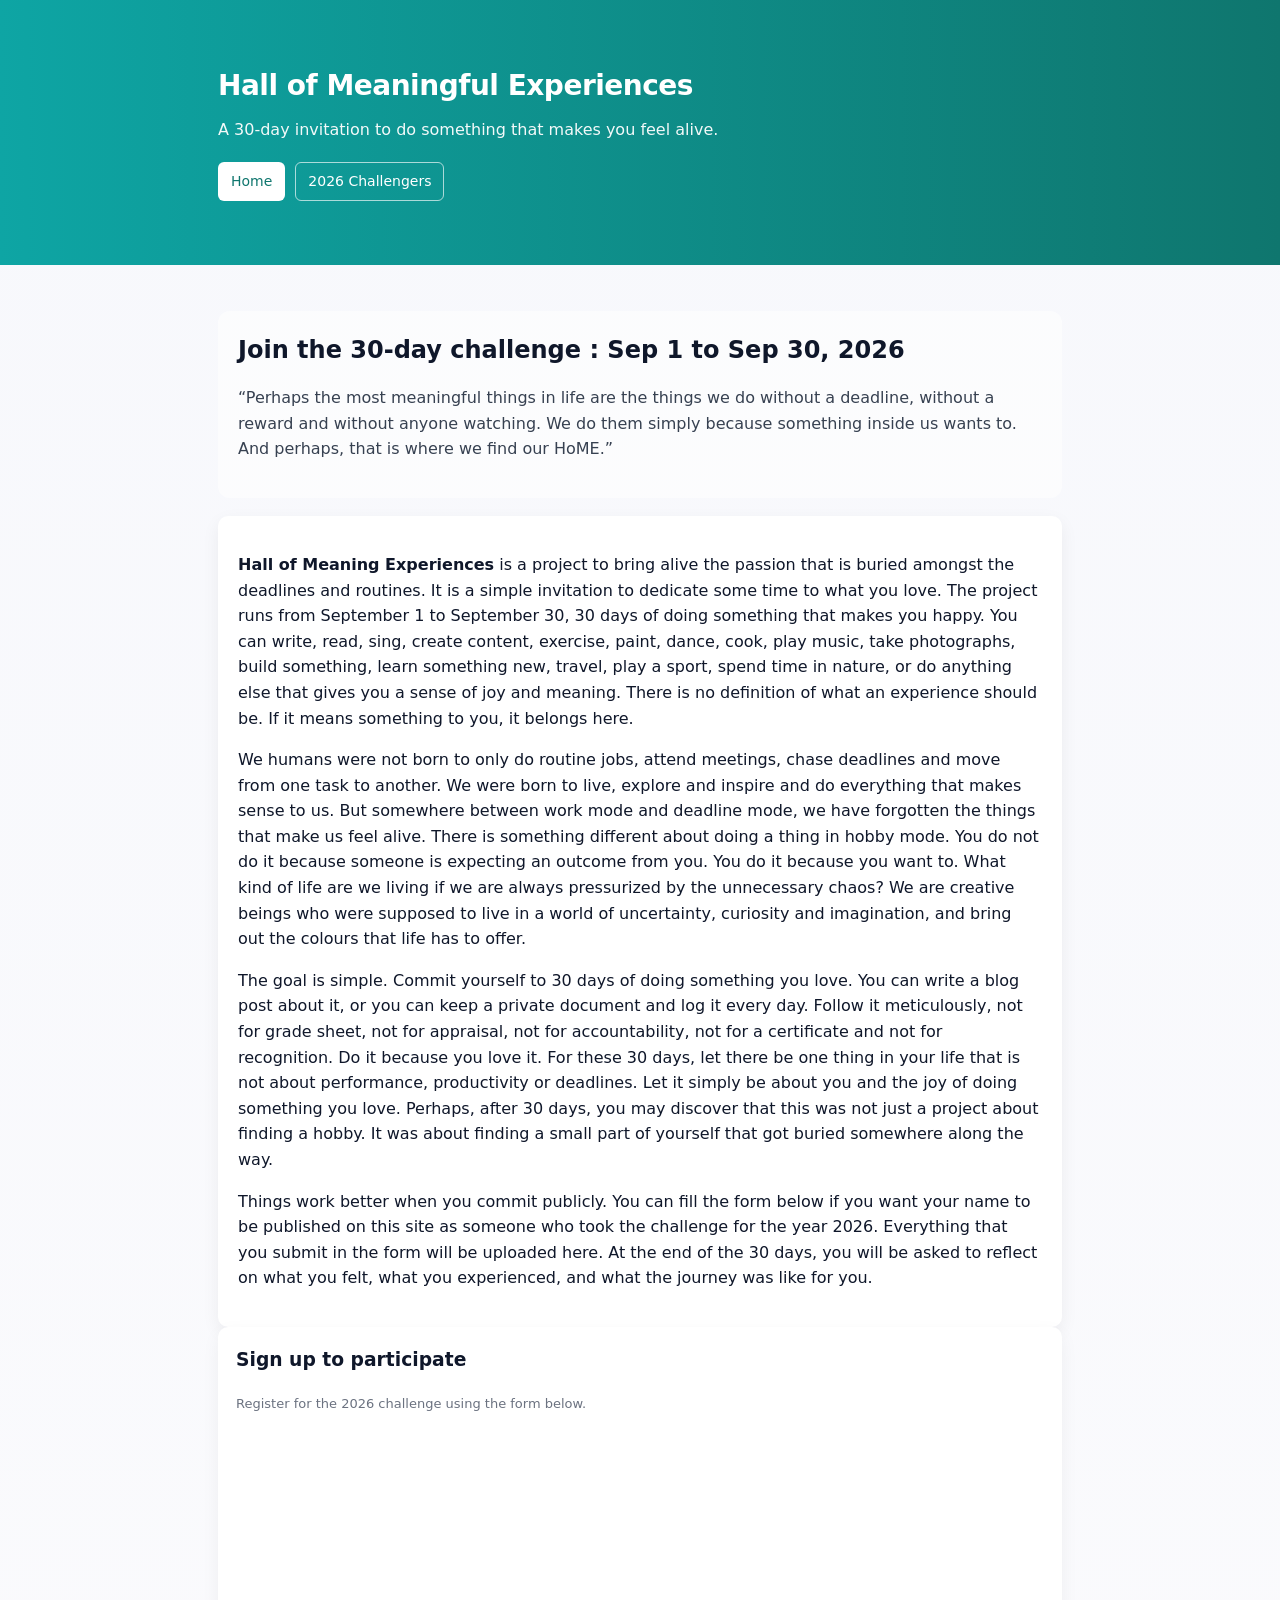
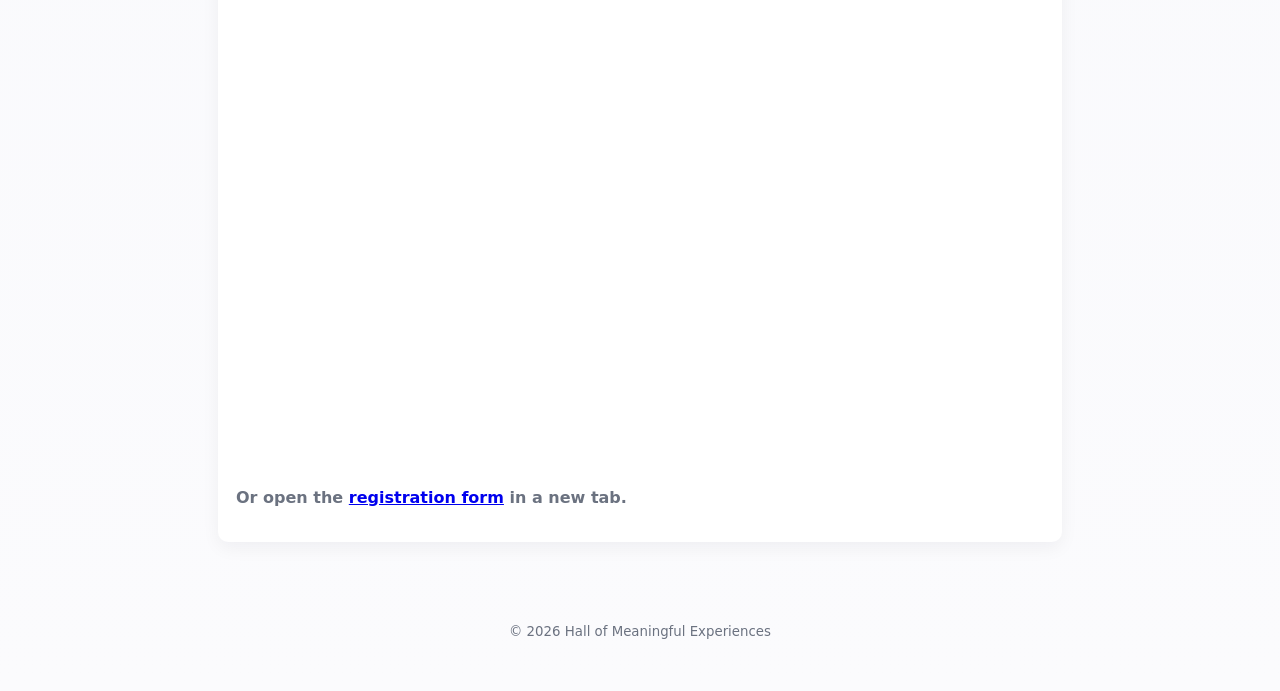
<file: index.html>
<!doctype html>
<html lang="en">
<head>
  <meta charset="utf-8" />
  <meta name="viewport" content="width=device-width,initial-scale=1" />
  <title>Hall of Meaningful Experiences</title>
  <meta name="description" content="30-day project to do something you love — Hall of Meaningful Experiences." />
  <link rel="stylesheet" href="styles.css">
  <script async src="https://www.googletagmanager.com/gtag/js?id=G-R1HQGDVSEH"></script>
  <script>
    window.dataLayer = window.dataLayer || [];
    function gtag(){dataLayer.push(arguments);}
    gtag('js', new Date());
    gtag('config', 'G-R1HQGDVSEH');

    document.addEventListener('DOMContentLoaded', function () {
      const downloadablePatterns = ['.pdf', '.zip', '.csv', '.doc', '.docx', '.ppt', '.pptx', '.xls', '.xlsx', '.txt', '.mp3', '.mp4', '.json', '.tar', '.gz'];

      document.querySelectorAll('a[href]').forEach(function (link) {
        const href = link.getAttribute('href') || '';
        const isDownloadLink = link.hasAttribute('download') || downloadablePatterns.some(function (ext) {
          return href.toLowerCase().includes(ext);
        });

        if (!isDownloadLink) return;

        link.addEventListener('click', function () {
          const fileName = link.getAttribute('download') || href.split('/').pop() || 'download';
          gtag('event', 'file_download', {
            file_name: fileName,
            file_url: href
          });
        });
      });
    });
  </script>
</head>
<body>
  <header class="site-header">
    <div class="container">
      <h1>Hall of Meaningful Experiences</h1>
      <p class="tagline">A 30-day invitation to do something that makes you feel alive.</p>
      <nav class="site-nav" aria-label="Main menu">
        <a href="index.html" aria-current="page">Home</a>
        <a href="challengers.html">2026 Challengers</a>
      </nav>
    </div>
  </header>

  <main class="container">
    <section class="hero">
      <h2>Join the 30-day challenge : Sep 1 to Sep 30, 2026</h2>
      <p class="lead">“Perhaps the most meaningful things in life are the things we do without a deadline, without a reward and without anyone watching. We do them simply because something inside us wants to. And perhaps, that is where we find our HoME.”</p>
    </section>

    <section class="content">
      <article>
        <p><strong>Hall of Meaning Experiences</strong> is a project to bring alive the passion that is buried amongst the deadlines and routines. It is a simple invitation to dedicate some time to what you love. The project runs from September 1 to September 30, 30 days of doing something that makes you happy. You can write, read, sing, create content, exercise, paint, dance, cook, play music, take photographs, build something, learn something new, travel, play a sport, spend time in nature, or do anything else that gives you a sense of joy and meaning. There is no definition of what an experience should be. If it means something to you, it belongs here.</p>

        <p>We humans were not born to only do routine jobs, attend meetings, chase deadlines and move from one task to another. We were born to live, explore and inspire and do everything that makes sense to us. But somewhere between work mode and deadline mode, we have forgotten the things that make us feel alive. There is something different about doing a thing in hobby mode. You do not do it because someone is expecting an outcome from you. You do it because you want to. What kind of life are we living if we are always pressurized by the unnecessary chaos? We are creative beings who were supposed to live in a world of uncertainty, curiosity and imagination, and bring out the colours that life has to offer.</p>

        <p>The goal is simple. Commit yourself to 30 days of doing something you love. You can write a blog post about it, or you can keep a private document and log it every day. Follow it meticulously, not for grade sheet, not for appraisal, not for accountability, not for a certificate and not for recognition. Do it because you love it. For these 30 days, let there be one thing in your life that is not about performance, productivity or deadlines. Let it simply be about you and the joy of doing something you love. Perhaps, after 30 days, you may discover that this was not just a project about finding a hobby. It was about finding a small part of yourself that got buried somewhere along the way.</p>

        <p>Things work better when you commit publicly. You can fill the form below if you want your name to be published on this site as someone who took the challenge for the year 2026. Everything that you submit in the form will be uploaded here. At the end of the 30 days, you will be asked to reflect on what you felt, what you experienced, and what the journey was like for you.</p>
      </article>

      <aside class="signup">
        <h3>Sign up to participate</h3>
        <div id="signup-container">
          <p class="muted">Register for the 2026 challenge using the form below.</p>
          <div class="form-embed">
            <iframe src="https://docs.google.com/forms/d/e/1FAIpQLScO7UpOPMmHvm9Me-eZA7Mq7WcaWb8_2OKYsg5Nq-kxGNTQew/viewform?embedded=true" loading="lazy">Loading…</iframe>
          </div>
          <p class="muted"><strong>Or open the <a href="https://docs.google.com/forms/d/e/1FAIpQLScO7UpOPMmHvm9Me-eZA7Mq7WcaWb8_2OKYsg5Nq-kxGNTQew/viewform?usp=sharing&ouid=114324250241777230394" target="_blank" rel="noopener">registration form</a> in a new tab.</strong></p>
        </div>
      </aside>
    </section>
  </main>

  <footer class="site-footer">
    <div class="container">
      <small>&copy; 2026 Hall of Meaningful Experiences</small>
    </div>
  </footer>
</body>
</html>
</file>
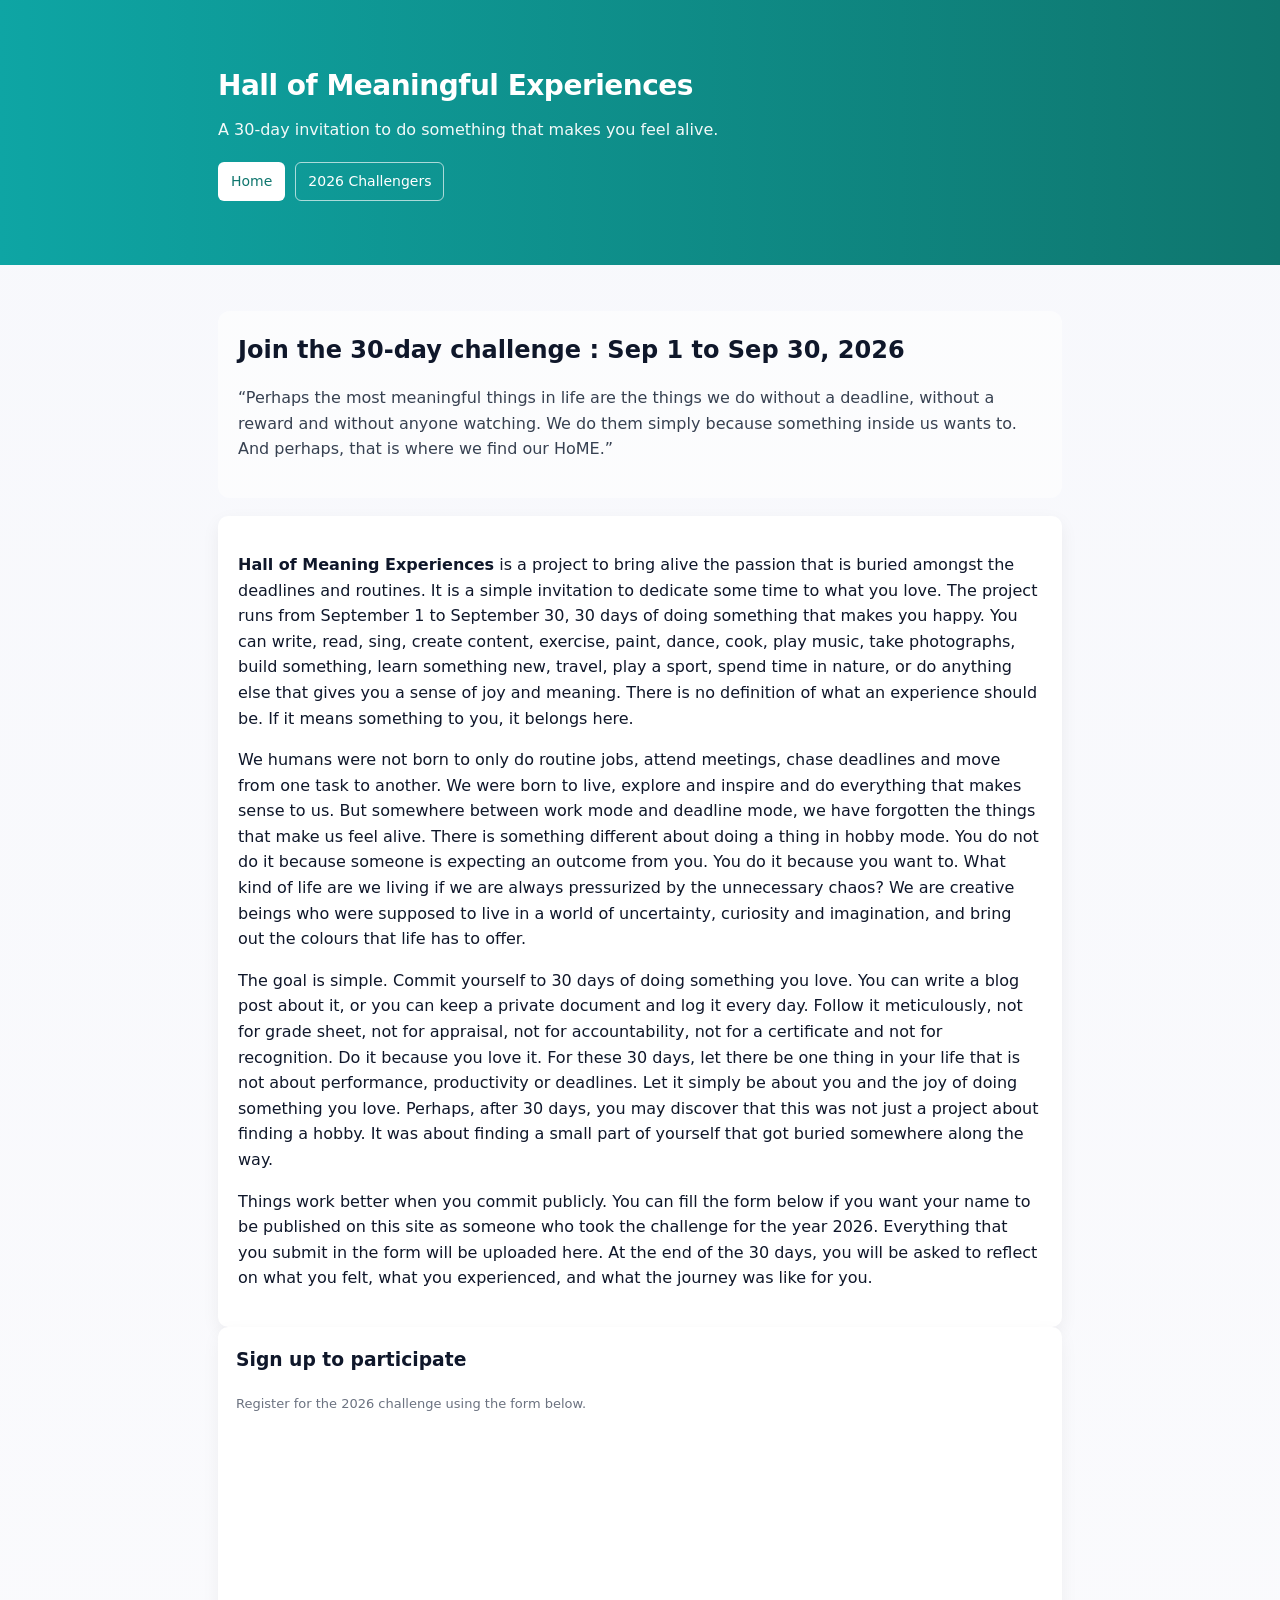
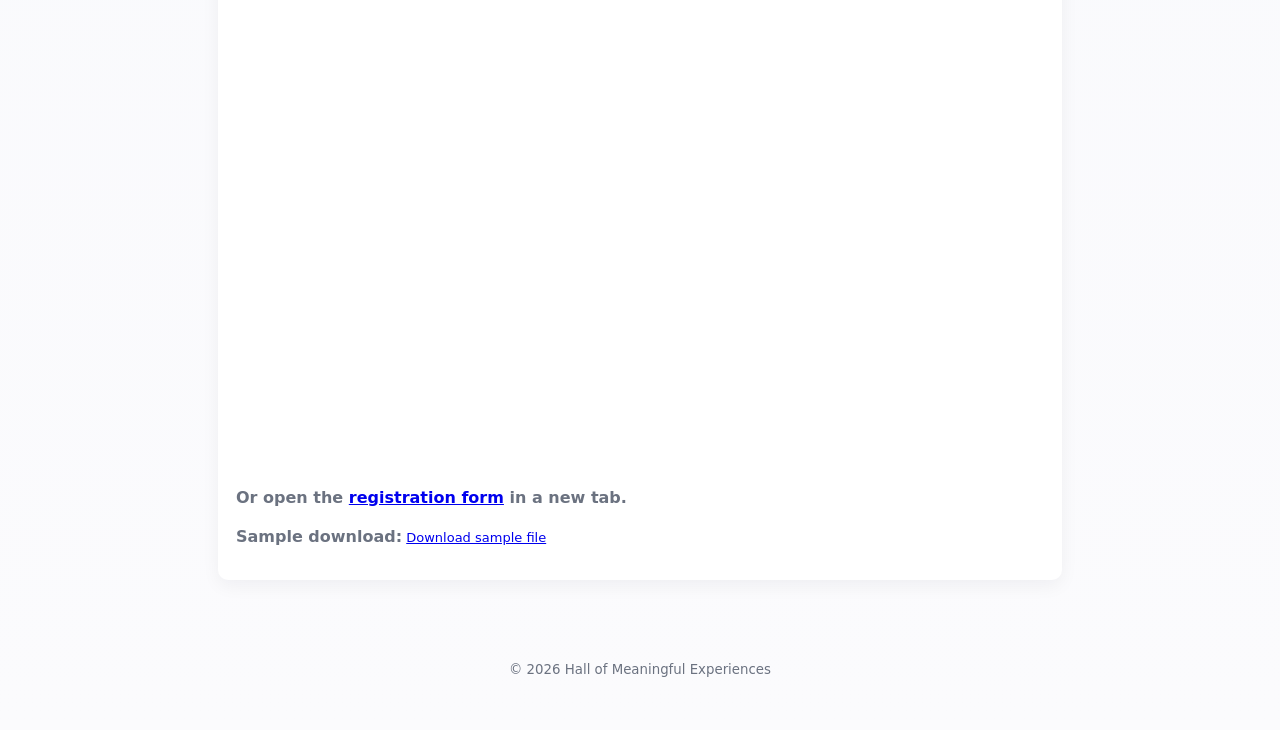
<file: docs/index.html>
<!doctype html>
<html lang="en">
<head>
  <meta charset="utf-8" />
  <meta name="viewport" content="width=device-width,initial-scale=1" />
  <title>Hall of Meaningful Experiences</title>
  <meta name="description" content="30-day project to do something you love — Hall of Meaningful Experiences." />
  <link rel="stylesheet" href="styles.css">
  <script async src="https://www.googletagmanager.com/gtag/js?id=G-R1HQGDVSEH"></script>
  <script>
    window.dataLayer = window.dataLayer || [];
    function gtag(){dataLayer.push(arguments);}
    gtag('js', new Date());
    gtag('config', 'G-R1HQGDVSEH');

    document.addEventListener('DOMContentLoaded', function () {
      const downloadablePatterns = ['.pdf', '.zip', '.csv', '.doc', '.docx', '.ppt', '.pptx', '.xls', '.xlsx', '.txt', '.mp3', '.mp4', '.json', '.tar', '.gz'];

      document.querySelectorAll('a[href]').forEach(function (link) {
        const href = link.getAttribute('href') || '';
        const isDownloadLink = link.hasAttribute('download') || downloadablePatterns.some(function (ext) {
          return href.toLowerCase().includes(ext);
        });

        if (!isDownloadLink) return;

        link.addEventListener('click', function () {
          const fileName = link.getAttribute('download') || href.split('/').pop() || 'download';
          gtag('event', 'file_download', {
            file_name: fileName,
            file_url: href
          });
        });
      });
    });
  </script>
</head>
<body>
  <header class="site-header">
    <div class="container">
      <h1>Hall of Meaningful Experiences</h1>
      <p class="tagline">A 30-day invitation to do something that makes you feel alive.</p>
      <nav class="site-nav" aria-label="Main menu">
        <a href="index.html" aria-current="page">Home</a>
        <a href="challengers.html">2026 Challengers</a>
      </nav>
    </div>
  </header>

  <main class="container">
    <section class="hero">
      <h2>Join the 30-day challenge : Sep 1 to Sep 30, 2026</h2>
      <p class="lead">“Perhaps the most meaningful things in life are the things we do without a deadline, without a reward and without anyone watching. We do them simply because something inside us wants to. And perhaps, that is where we find our HoME.”</p>
    </section>

    <section class="content">
      <article>
        <p><strong>Hall of Meaning Experiences</strong> is a project to bring alive the passion that is buried amongst the deadlines and routines. It is a simple invitation to dedicate some time to what you love. The project runs from September 1 to September 30, 30 days of doing something that makes you happy. You can write, read, sing, create content, exercise, paint, dance, cook, play music, take photographs, build something, learn something new, travel, play a sport, spend time in nature, or do anything else that gives you a sense of joy and meaning. There is no definition of what an experience should be. If it means something to you, it belongs here.</p>

        <p>We humans were not born to only do routine jobs, attend meetings, chase deadlines and move from one task to another. We were born to live, explore and inspire and do everything that makes sense to us. But somewhere between work mode and deadline mode, we have forgotten the things that make us feel alive. There is something different about doing a thing in hobby mode. You do not do it because someone is expecting an outcome from you. You do it because you want to. What kind of life are we living if we are always pressurized by the unnecessary chaos? We are creative beings who were supposed to live in a world of uncertainty, curiosity and imagination, and bring out the colours that life has to offer.</p>

        <p>The goal is simple. Commit yourself to 30 days of doing something you love. You can write a blog post about it, or you can keep a private document and log it every day. Follow it meticulously, not for grade sheet, not for appraisal, not for accountability, not for a certificate and not for recognition. Do it because you love it. For these 30 days, let there be one thing in your life that is not about performance, productivity or deadlines. Let it simply be about you and the joy of doing something you love. Perhaps, after 30 days, you may discover that this was not just a project about finding a hobby. It was about finding a small part of yourself that got buried somewhere along the way.</p>

        <p>Things work better when you commit publicly. You can fill the form below if you want your name to be published on this site as someone who took the challenge for the year 2026. Everything that you submit in the form will be uploaded here. At the end of the 30 days, you will be asked to reflect on what you felt, what you experienced, and what the journey was like for you.</p>
      </article>

      <aside class="signup">
        <h3>Sign up to participate</h3>
        <div id="signup-container">
          <p class="muted">Register for the 2026 challenge using the form below.</p>
          <div class="form-embed">
            <iframe src="https://docs.google.com/forms/d/e/1FAIpQLScO7UpOPMmHvm9Me-eZA7Mq7WcaWb8_2OKYsg5Nq-kxGNTQew/viewform?embedded=true" loading="lazy">Loading…</iframe>
          </div>
          <p class="muted"><strong>Or open the <a href="https://docs.google.com/forms/d/e/1FAIpQLScO7UpOPMmHvm9Me-eZA7Mq7WcaWb8_2OKYsg5Nq-kxGNTQew/viewform?usp=sharing&ouid=114324250241777230394" target="_blank" rel="noopener">registration form</a> in a new tab.</strong></p>
          <p class="muted"><strong>Sample download:</strong> <a href="sample-download.txt" download="home-sample-download.txt">Download sample file</a></p>
        </div>
      </aside>
    </section>
  </main>

  <footer class="site-footer">
    <div class="container">
      <small>&copy; 2026 Hall of Meaningful Experiences</small>
    </div>
  </footer>
</body>
</html>
</file>
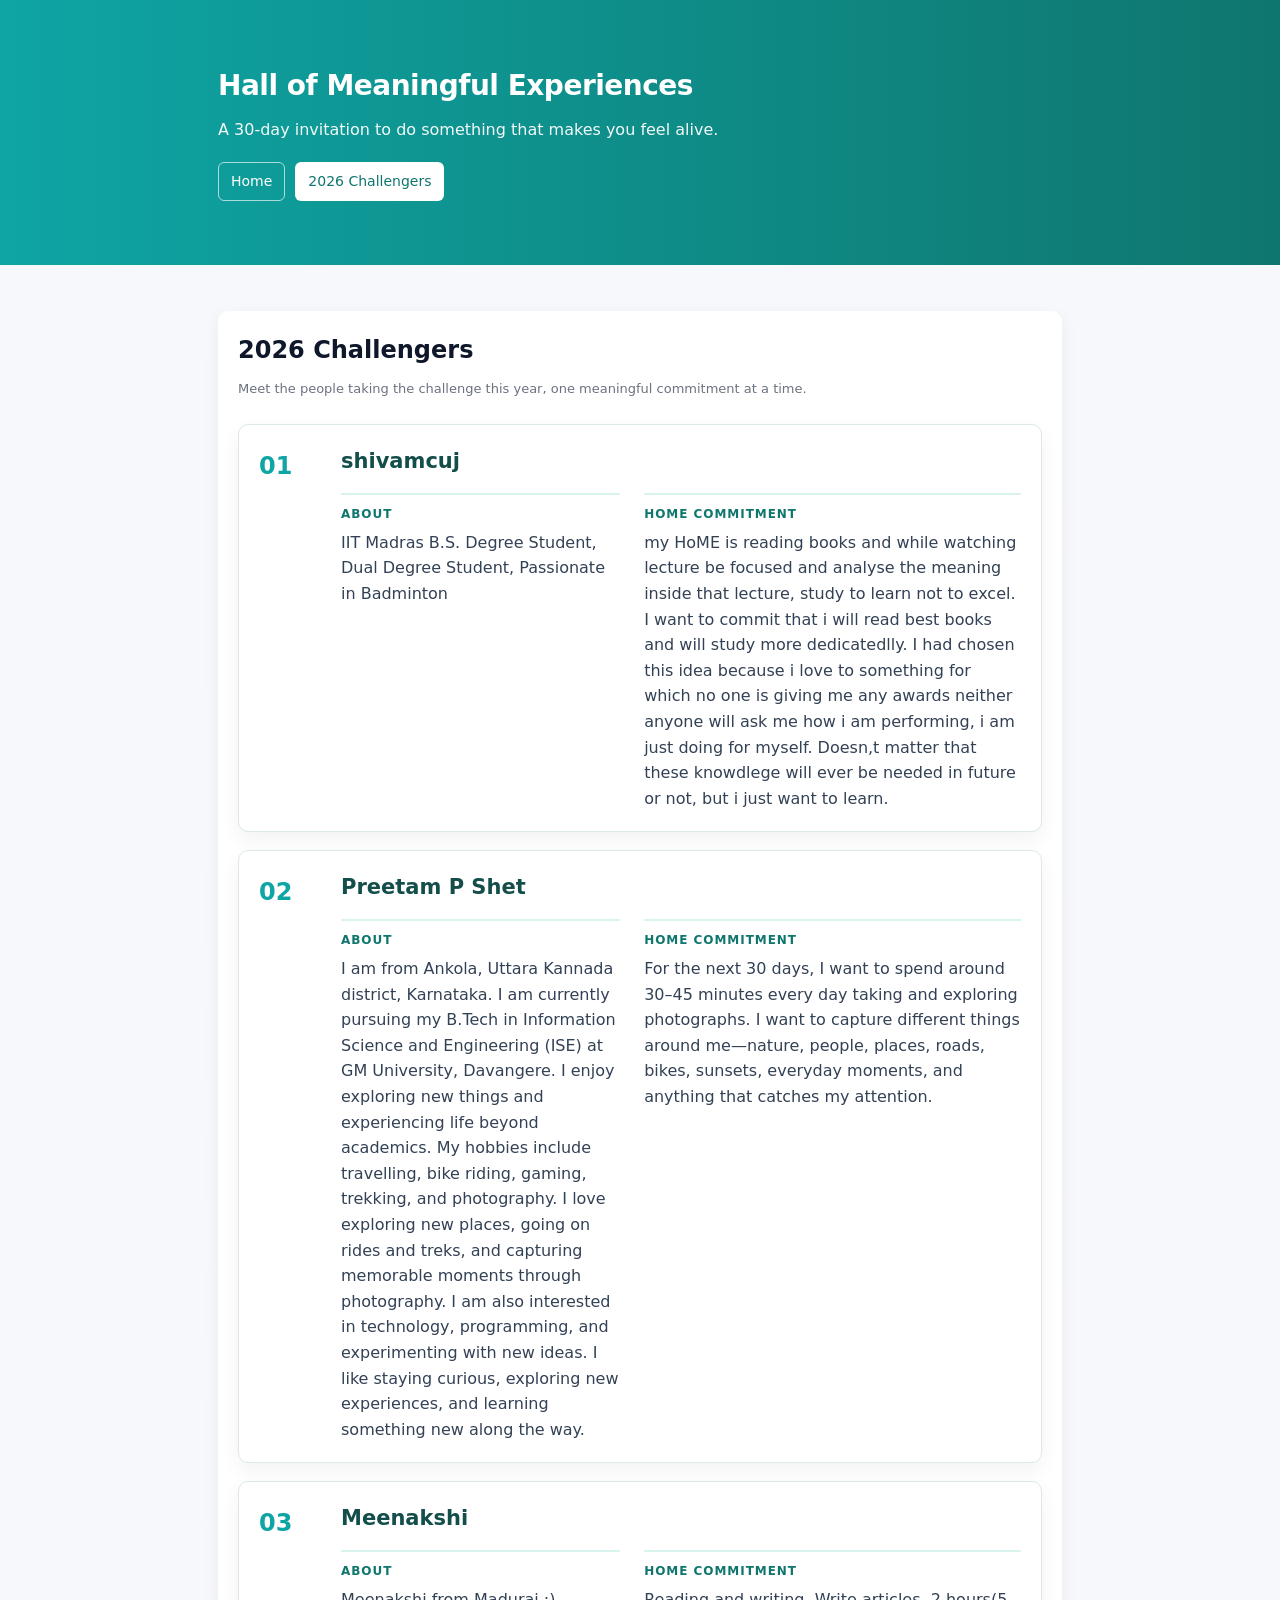
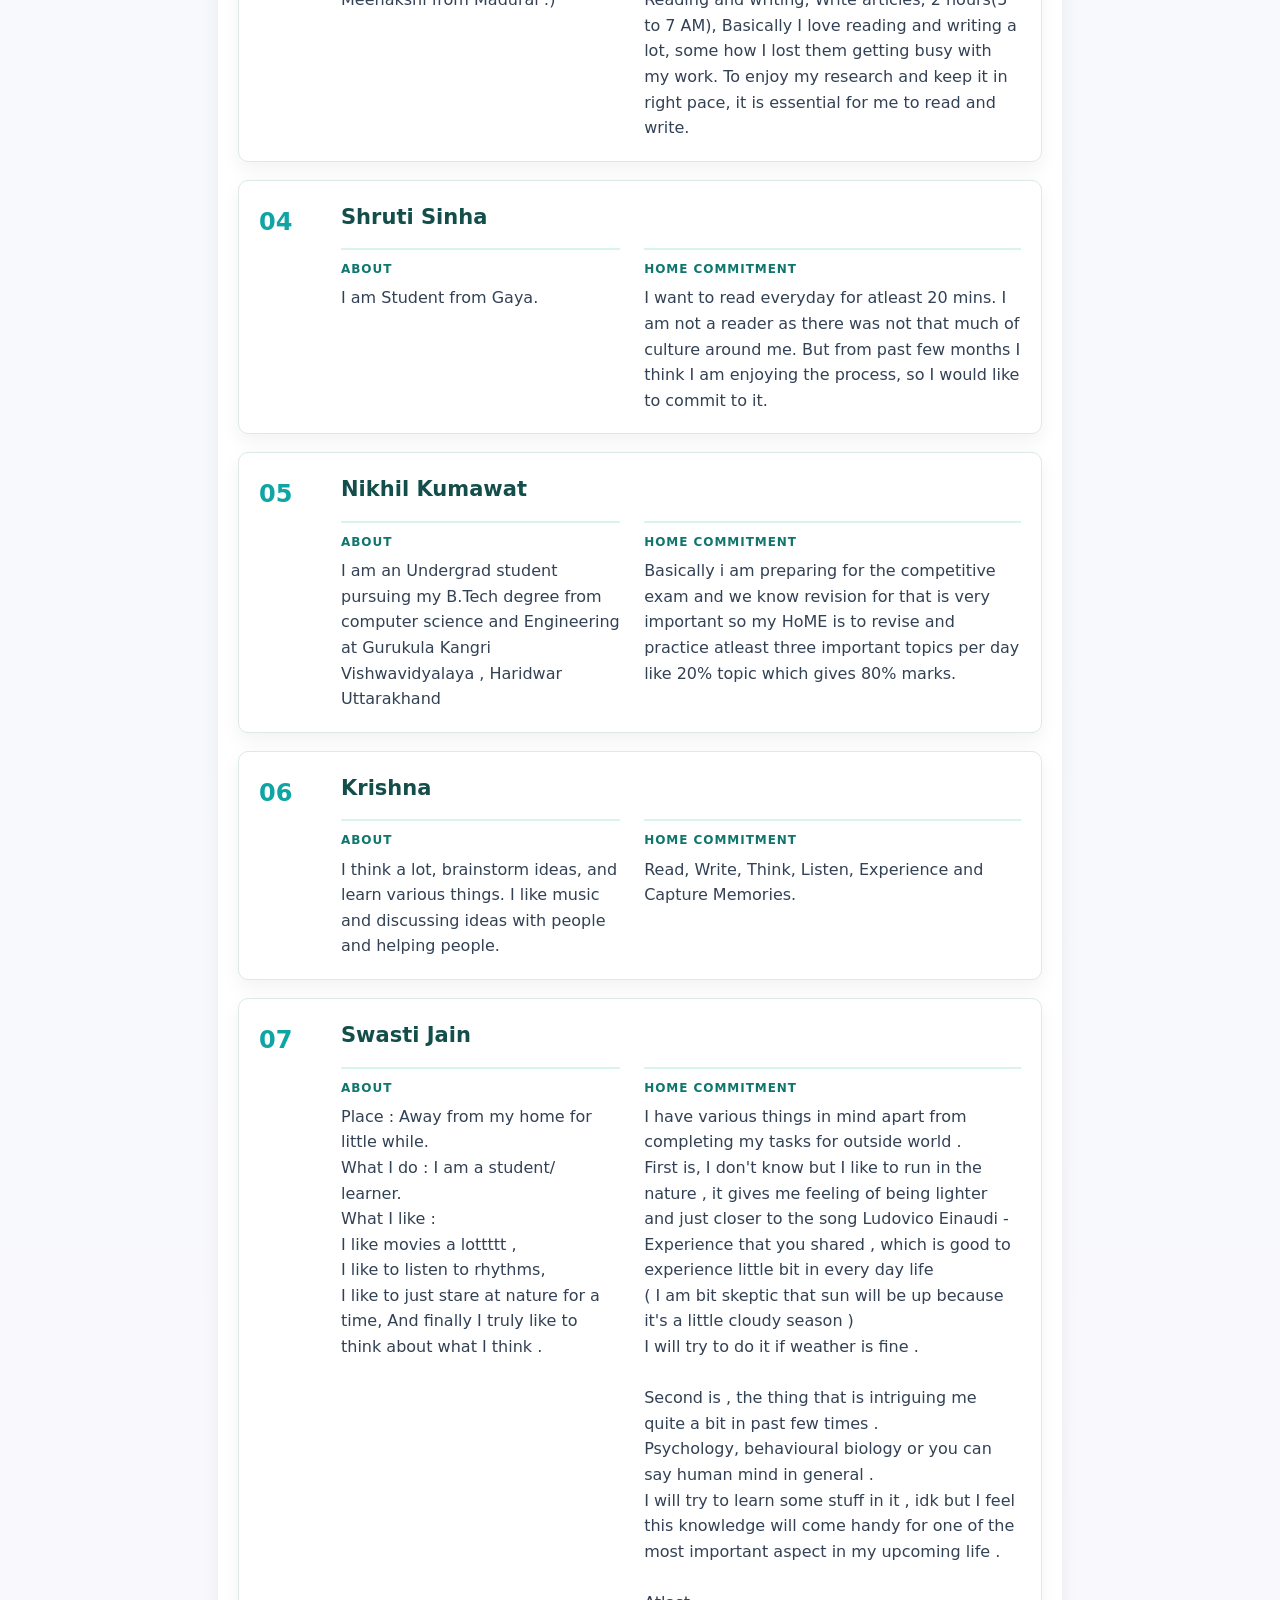
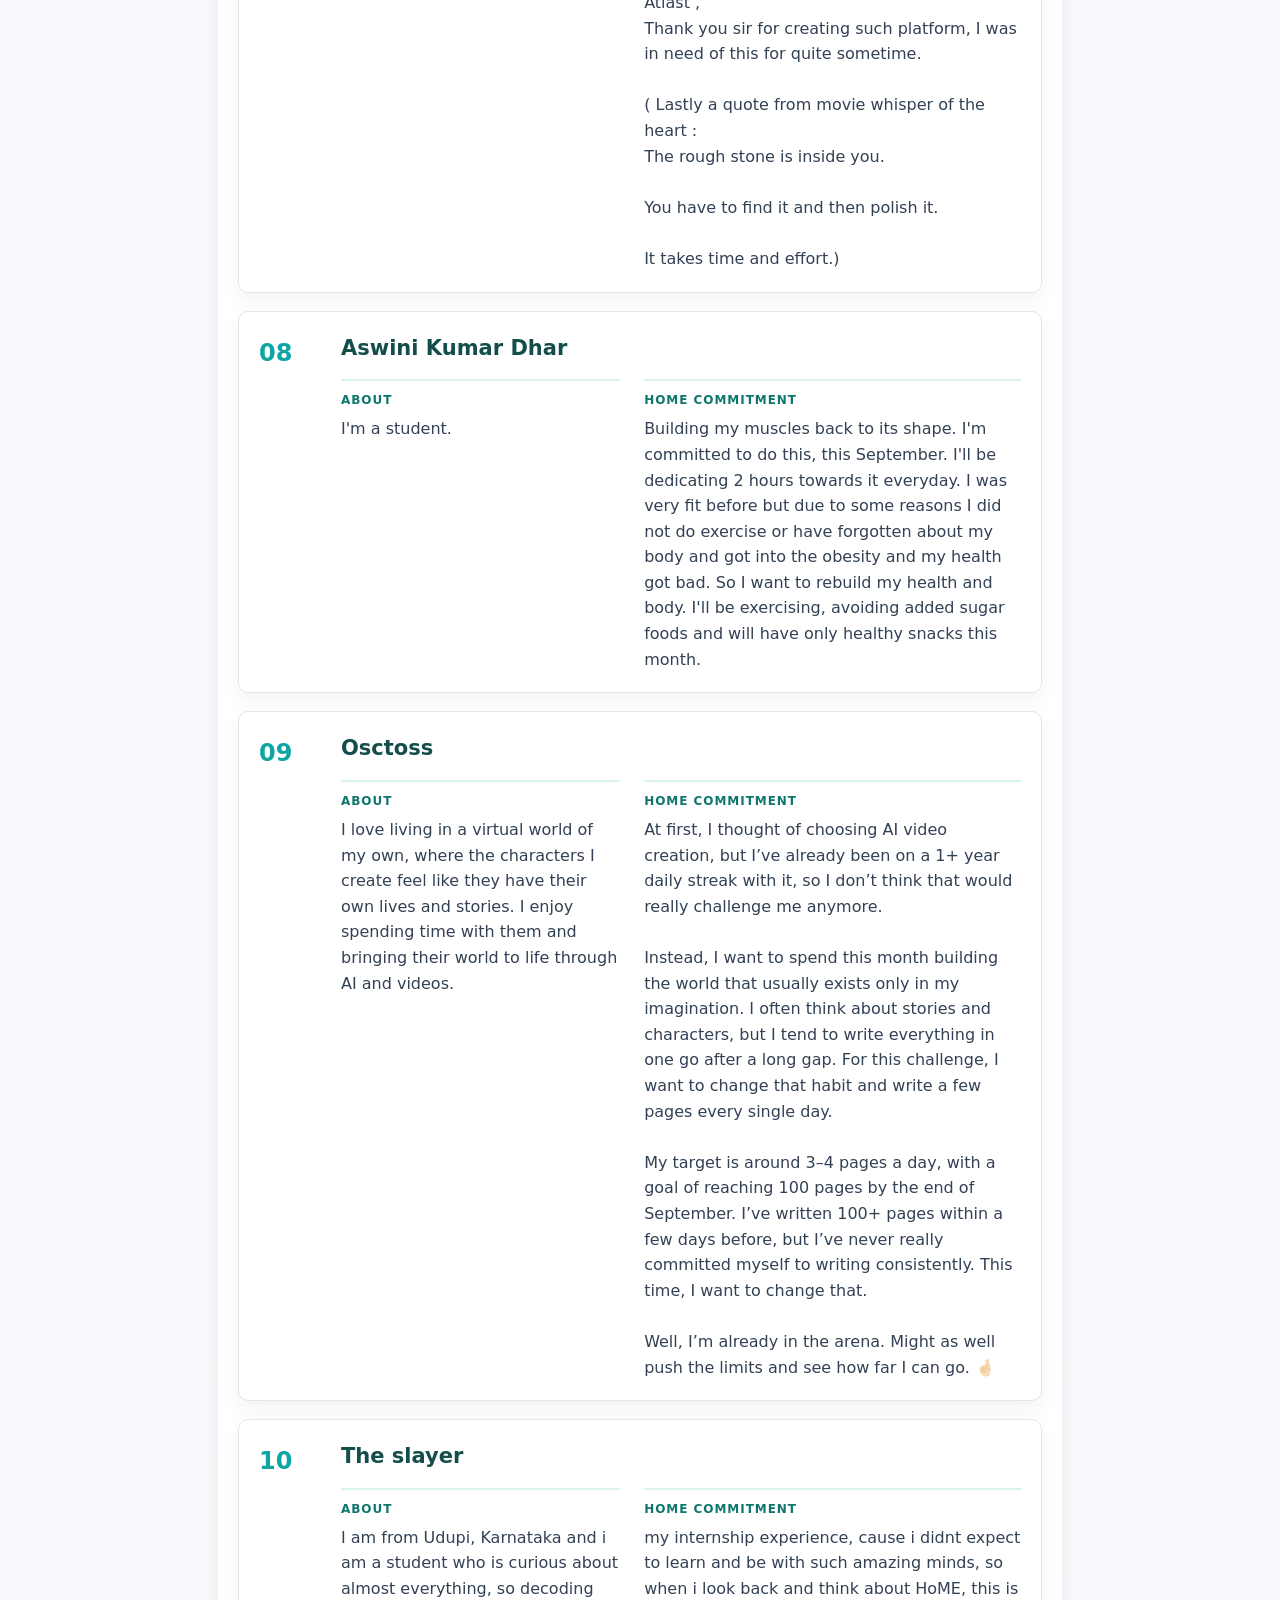
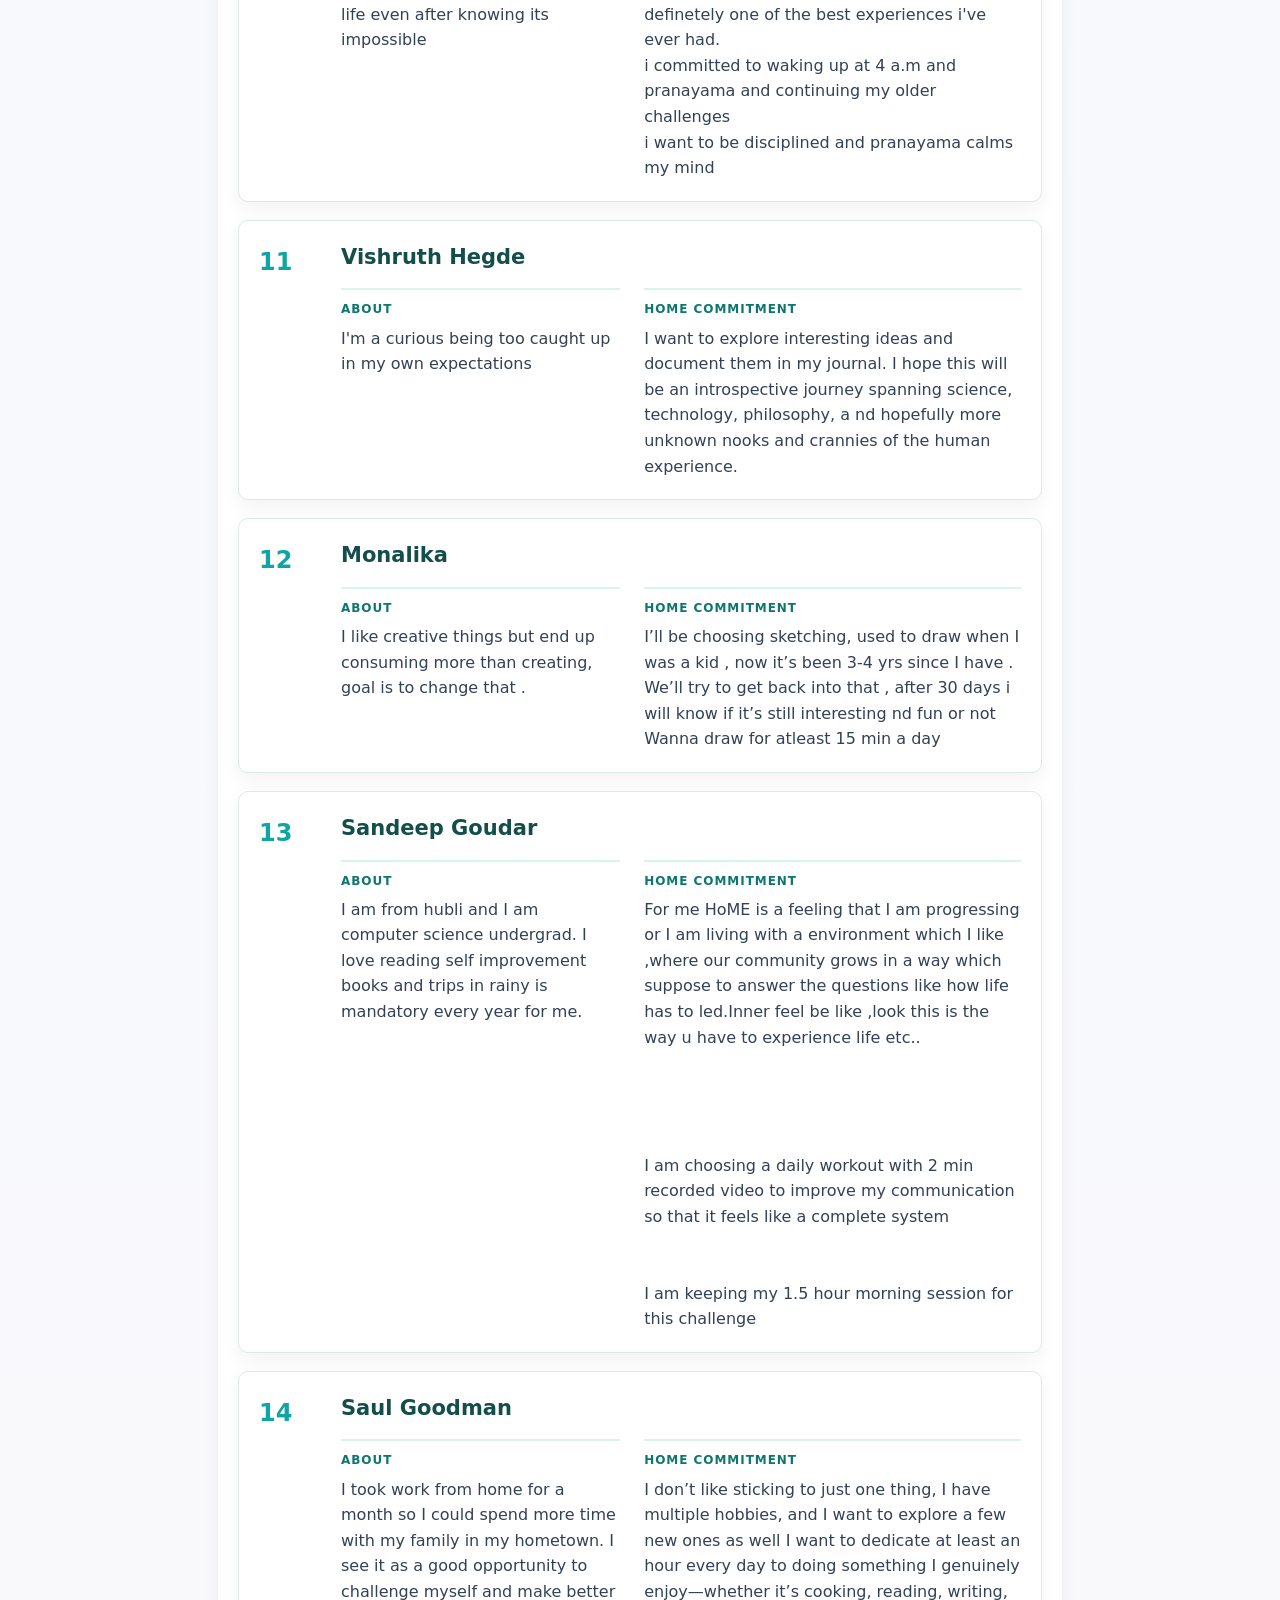
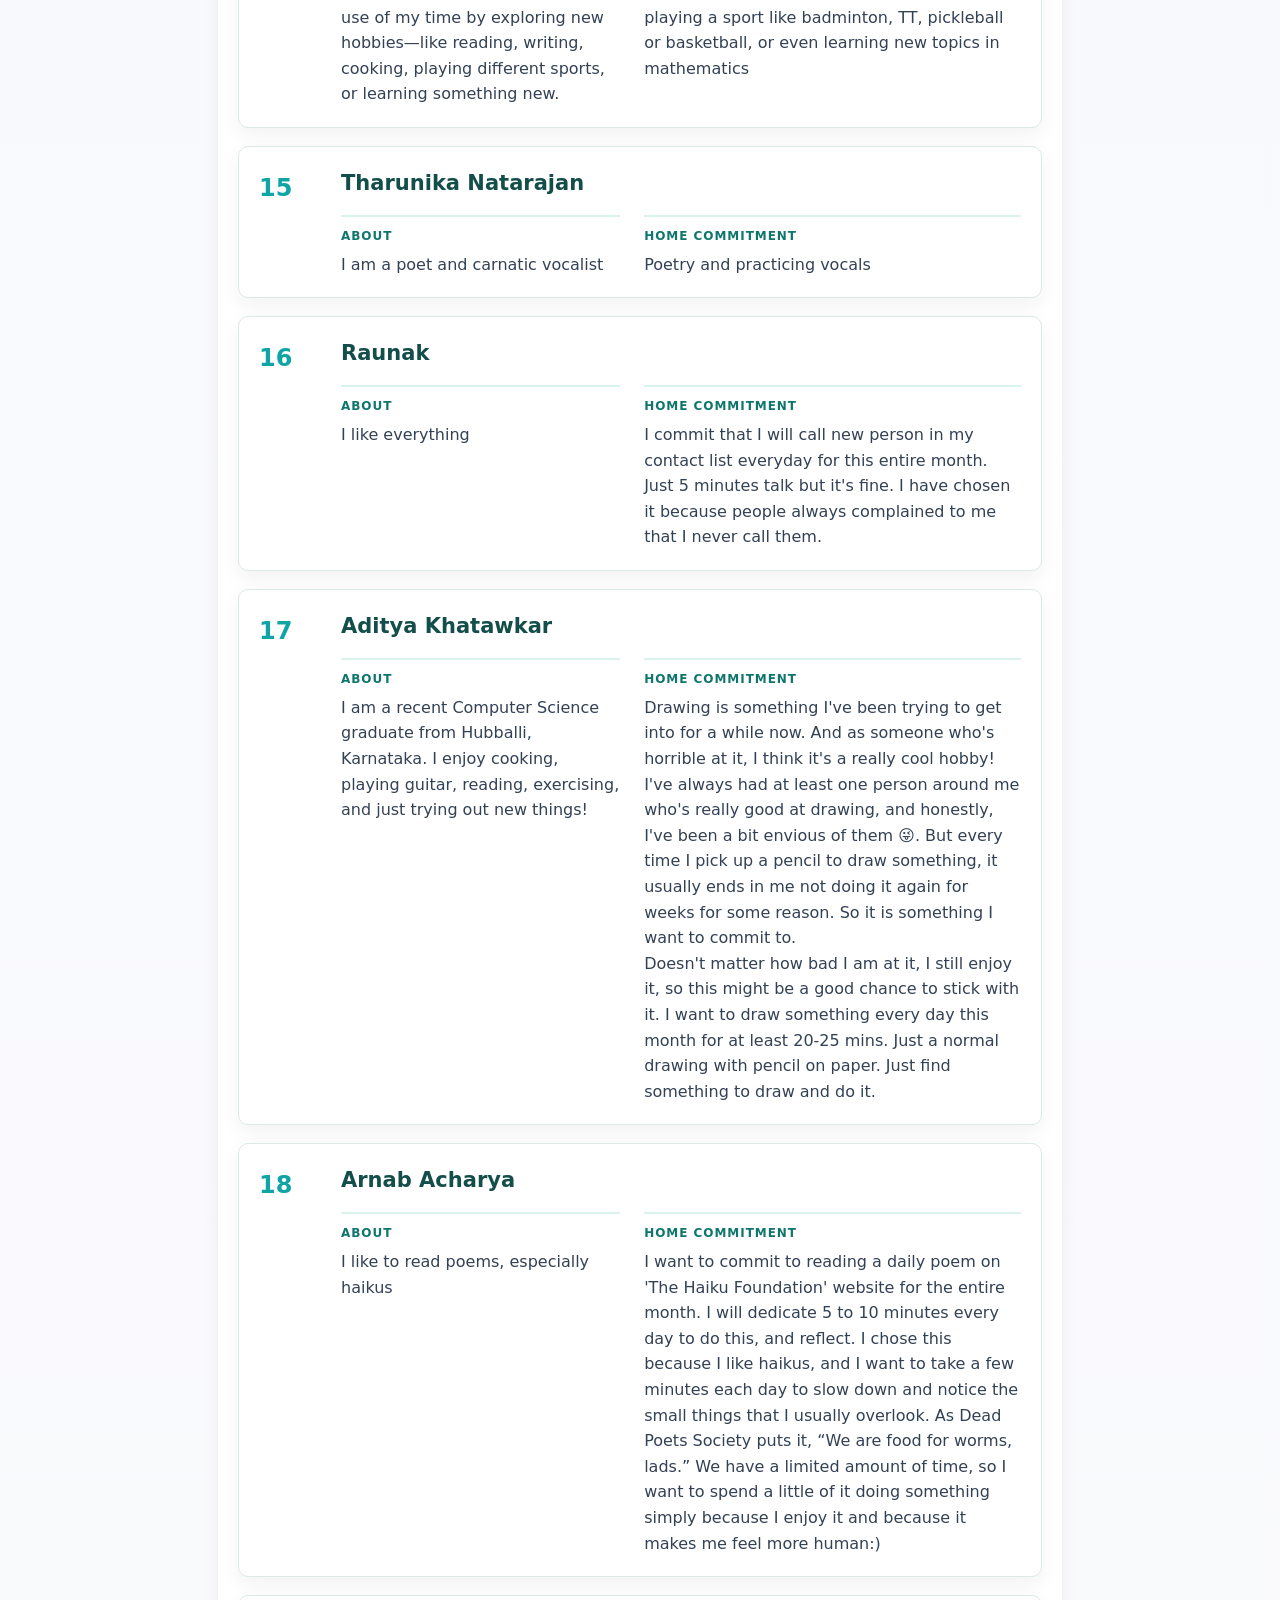
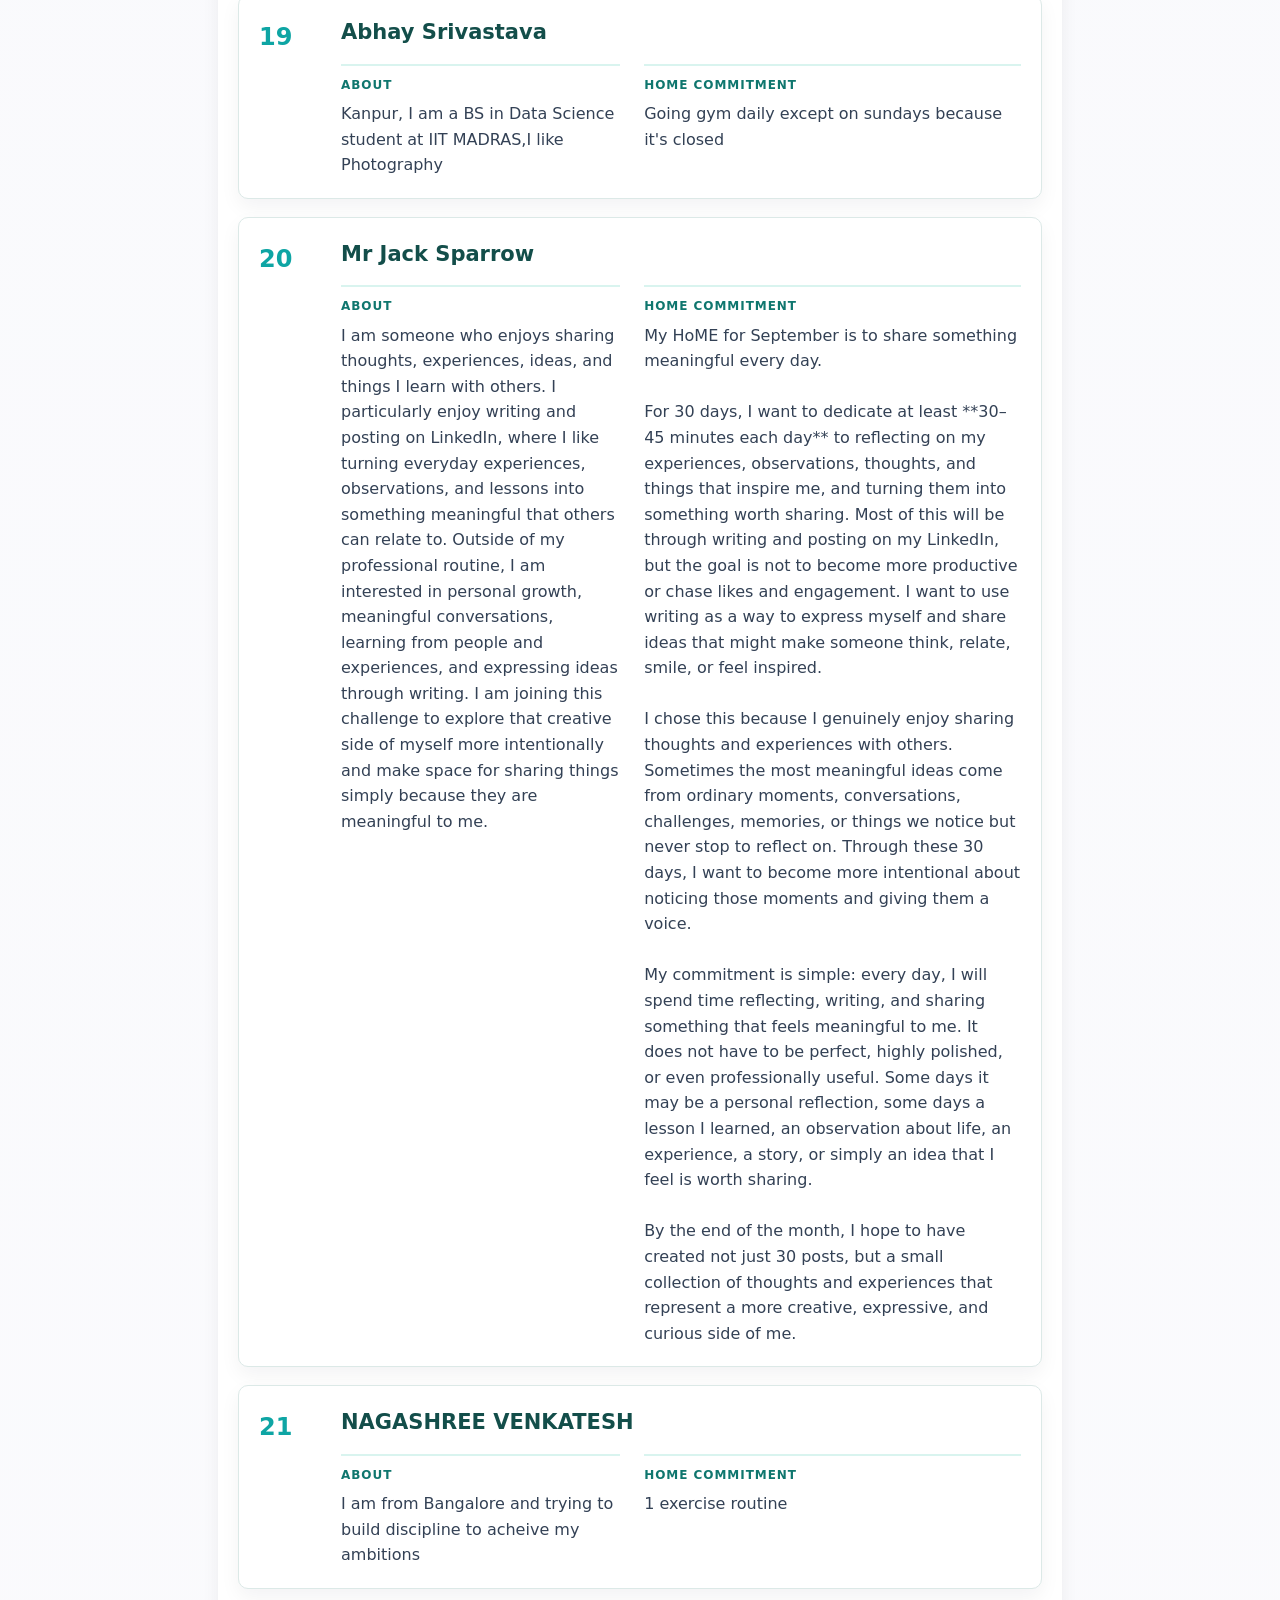
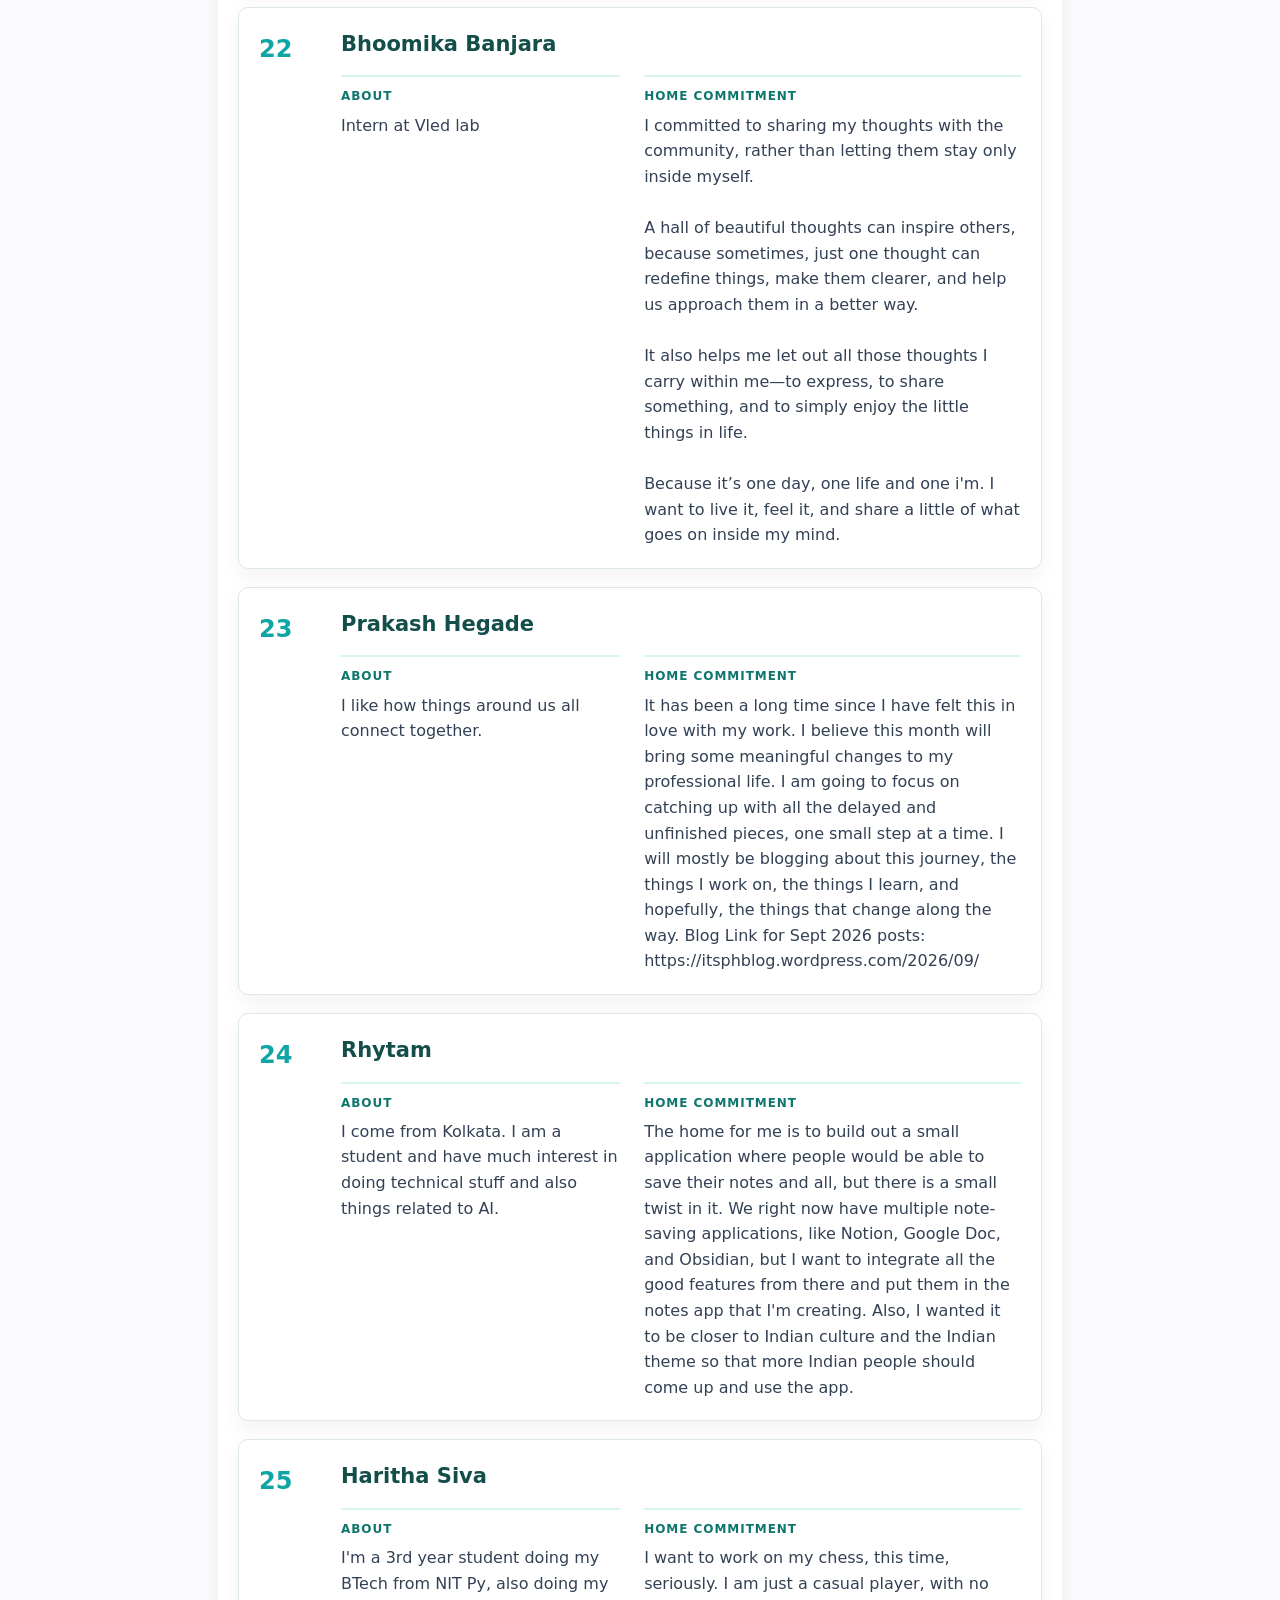
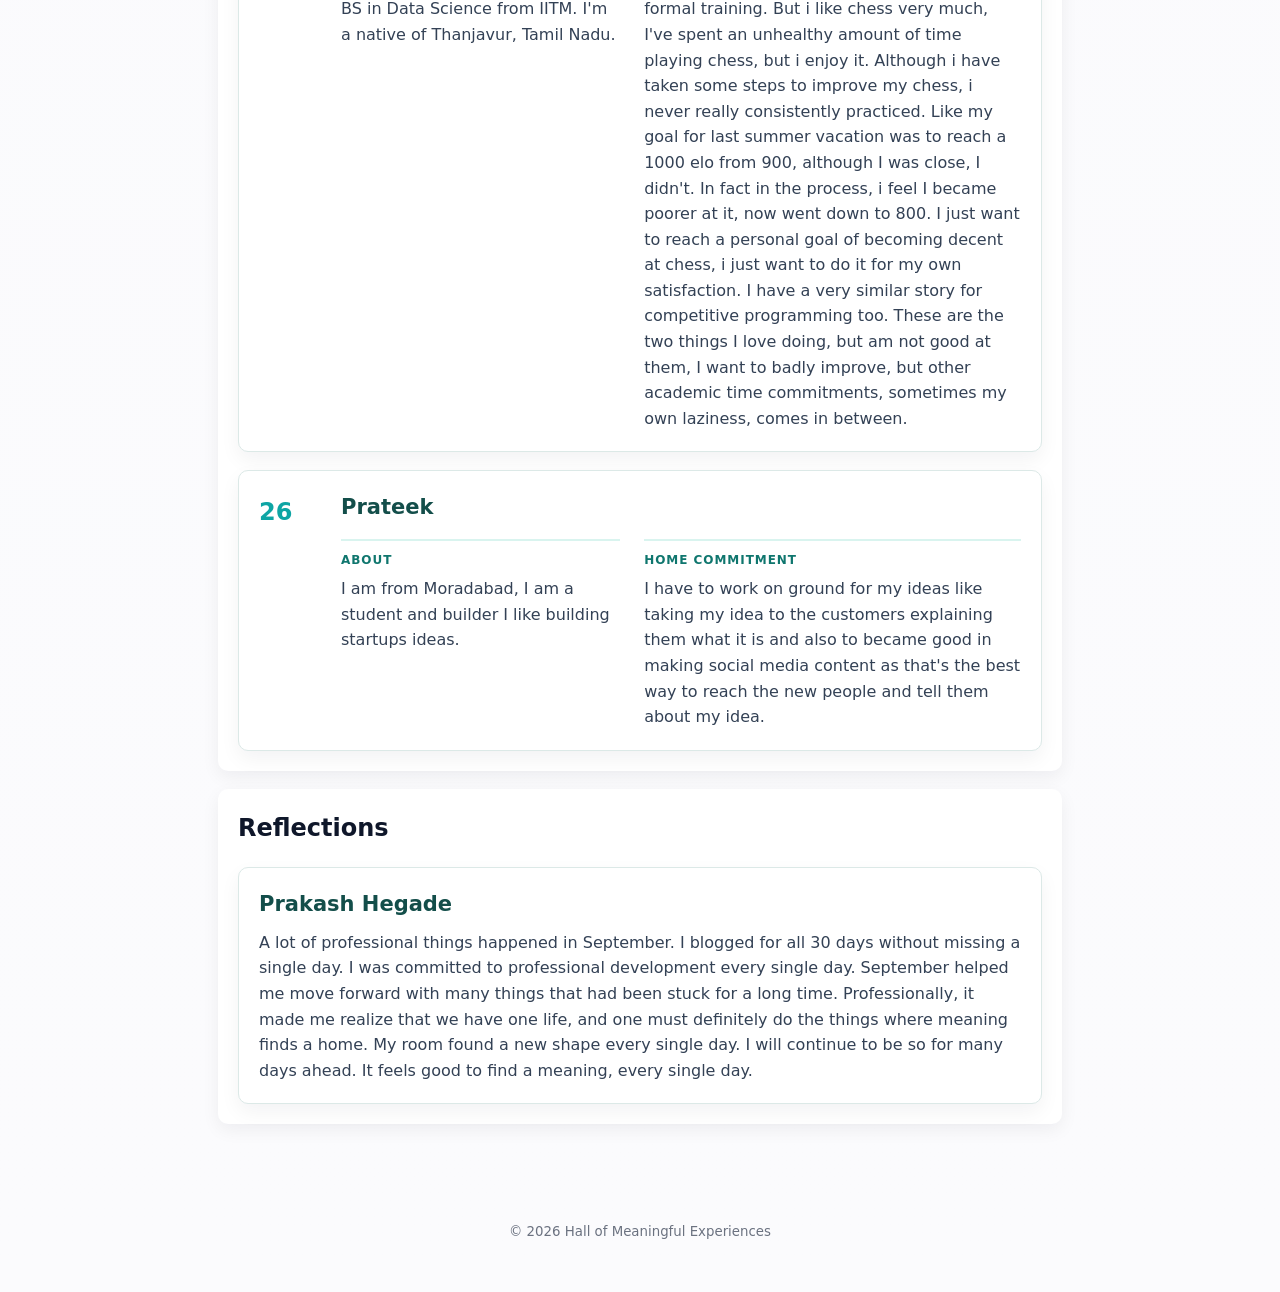
<file: challengers.html>
<!doctype html>
<html lang="en">
<head>
  <meta charset="utf-8" />
  <meta name="viewport" content="width=device-width,initial-scale=1" />
  <title>2026 Challengers | Hall of Meaningful Experiences</title>
  <meta name="description" content="Meet the 2026 challengers taking part in the Hall of Meaningful Experiences." />
  <link rel="stylesheet" href="styles.css">
  <script async src="https://www.googletagmanager.com/gtag/js?id=G-R1HQGDVSEH"></script>
  <script>
    window.dataLayer = window.dataLayer || [];
    function gtag(){dataLayer.push(arguments);}
    gtag('js', new Date());
    gtag('config', 'G-R1HQGDVSEH');

    document.addEventListener('DOMContentLoaded', function () {
      const downloadablePatterns = ['.pdf', '.zip', '.csv', '.doc', '.docx', '.ppt', '.pptx', '.xls', '.xlsx', '.txt', '.mp3', '.mp4', '.json', '.tar', '.gz'];

      document.querySelectorAll('a[href]').forEach(function (link) {
        const href = link.getAttribute('href') || '';
        const isDownloadLink = link.hasAttribute('download') || downloadablePatterns.some(function (ext) {
          return href.toLowerCase().includes(ext);
        });

        if (!isDownloadLink) return;

        link.addEventListener('click', function () {
          const fileName = link.getAttribute('download') || href.split('/').pop() || 'download';
          gtag('event', 'file_download', {
            file_name: fileName,
            file_url: href
          });
        });
      });
    });
  </script>
</head>
<body>
  <header class="site-header">
    <div class="container">
      <h1>Hall of Meaningful Experiences</h1>
      <p class="tagline">A 30-day invitation to do something that makes you feel alive.</p>
      <nav class="site-nav" aria-label="Main menu">
        <a href="index.html">Home</a>
        <a href="challengers.html" aria-current="page">2026 Challengers</a>
      </nav>
    </div>
  </header>

  <main class="container">
    <section class="challengers page-heading" aria-labelledby="challengers-heading">
      <h2 id="challengers-heading">2026 Challengers</h2>
      <p class="muted">Meet the people taking the challenge this year, one meaningful commitment at a time.</p>
      <div id="challenger-list" class="challenger-list" aria-live="polite"></div>
    </section>

    <section class="reflections" aria-labelledby="reflections-heading">
      <h2 id="reflections-heading">Reflections</h2>
      <div class="reflection-grid">
        <article class="reflection-card">
          <div class="reflection-header">
            <h3>Prakash Hegade</h3>
          </div>
          <p>A lot of professional things happened in September. I blogged for all 30 days without missing a single day. I was committed to professional development every single day. September helped me move forward with many things that had been stuck for a long time. Professionally, it made me realize that we have one life, and one must definitely do the things where meaning finds a home. My room found a new shape every single day. I will continue to be so for many days ahead. It feels good to find a meaning, every single day.</p>
        </article>
      </div>
    </section>
  </main>

  <script id="challenger-data" type="application/json">
    [
    {
        "name":  "shivamcuj",
        "about":  "IIT Madras B.S. Degree Student, Dual Degree Student, Passionate in Badminton",
        "home":  "my HoME is reading books and while watching lecture be focused and analyse the meaning inside that lecture, study to learn not to excel. I want to commit that i will read best books and will study more dedicatedlly. I had chosen this idea because i love to something for which no one is giving me any awards neither anyone will ask me how i am performing, i am just doing for myself. Doesn,t matter that these knowdlege will ever be needed in future or not, but i just want to learn."
    },
    {
        "name":  "Preetam P Shet",
        "about":  "I am from Ankola, Uttara Kannada district, Karnataka. I am currently pursuing my B.Tech in Information Science and Engineering (ISE) at GM University, Davangere. I enjoy exploring new things and experiencing life beyond academics. My hobbies include travelling, bike riding, gaming, trekking, and photography. I love exploring new places, going on rides and treks, and capturing memorable moments through photography. I am also interested in technology, programming, and experimenting with new ideas. I like staying curious, exploring new experiences, and learning something new along the way.",
        "home":  "For the next 30 days, I want to spend around 30–45 minutes every day taking and exploring photographs. I want to capture different things around me—nature, people, places, roads, bikes, sunsets, everyday moments, and anything that catches my attention."
    },
    {
        "name":  "Meenakshi",
        "about":  "Meenakshi from Madurai :)",
        "home":  "Reading and writing, Write articles, 2 hours(5 to 7 AM), Basically I love reading and writing a lot, some how I lost them getting busy with my work. To enjoy my research and keep it in right pace, it is essential for me to read and write."
    },
    {
        "name":  "Shruti Sinha",
        "about":  "I am Student from Gaya.",
        "home":  "I want to read everyday for atleast 20 mins. I am not a reader as there was not that much of culture around me. But from past few months I think I am enjoying the process, so I would like to commit to it."
    },
    {
        "name":  "Nikhil Kumawat",
        "about":  "I am an Undergrad student pursuing my B.Tech degree from computer science and Engineering at Gurukula Kangri Vishwavidyalaya , Haridwar Uttarakhand",
        "home":  "Basically i am preparing for the competitive exam and we know revision for that is very important so my HoME is to revise and practice atleast three important topics per day like 20% topic which gives 80% marks."
    },
    {
        "name":  "Krishna",
        "about":  "I think a lot, brainstorm ideas, and learn various things. I like music and discussing ideas with people and helping people.",
        "home":  "Read, Write, Think, Listen, Experience and Capture Memories."
    },
    {
        "name":  "Swasti Jain",
        "about":  "Place : Away from my home for little while.\nWhat I do : I am a student/ learner.\nWhat I like :\nI like movies a lottttt , \nI like to listen to rhythms,\nI like to just stare at nature for a time, And finally I truly like to think about what I think .",
        "home":  "I have various things in mind apart from completing my tasks for outside world .\nFirst is, I don\u0027t know but I like to run in the nature , it gives me feeling of being lighter and just closer to  the song Ludovico Einaudi - Experience that you shared , which is good to experience little bit in every day life\n( I am bit skeptic that sun will be up because it\u0027s a little cloudy season ) \nI will try to do it if weather is fine .\n\nSecond is , the thing that is intriguing me quite a bit in past few times .\nPsychology, behavioural biology or you can say human mind in general .\nI will try to learn some stuff in it , idk but I feel this knowledge will come handy for one of the most important aspect in my upcoming life .\n\nAtlast ,\nThank you sir for creating such platform, I was in need of this for quite sometime.\n\n( Lastly a quote from movie whisper of the heart : \nThe rough stone is inside you.\n\nYou have to find it and then polish it.\n\nIt takes time and effort.)"
    },
    {
        "name":  "Aswini Kumar Dhar",
        "about":  "I\u0027m a student.",
        "home":  "Building my muscles back to its shape. I\u0027m committed to do this, this September. I\u0027ll be dedicating 2 hours towards it everyday. I was very fit before but due to some reasons I did not do exercise or have forgotten about my body and got into the obesity and my health got bad. So I want to rebuild my health and body. I\u0027ll be exercising, avoiding added sugar foods and will have only healthy snacks this month."
    },
    {
        "name":  "Osctoss",
        "about":  "I love living in a virtual world of my own, where the characters I create feel like they have their own lives and stories. I enjoy spending time with them and bringing their world to life through AI and videos.",
        "home":  "At first, I thought of choosing AI video creation, but I’ve already been on a 1+ year daily streak with it, so I don’t think that would really challenge me anymore.\n\nInstead, I want to spend this month building the world that usually exists only in my imagination. I often think about stories and characters, but I tend to write everything in one go after a long gap. For this challenge, I want to change that habit and write a few pages every single day.\n\nMy target is around 3–4 pages a day, with a goal of reaching 100 pages by the end of September. I’ve written 100+ pages within a few days before, but I’ve never really committed myself to writing consistently. This time, I want to change that.\n\nWell, I’m already in the arena. Might as well push the limits and see how far I can go. 🤞🏻"
    },
    {
        "name":  "The slayer",
        "about":  "I am from Udupi, Karnataka and i am a student who is curious about almost everything, so decoding life even after knowing its impossible",
        "home":  "my internship experience, cause i didnt expect to learn and be with such amazing minds, so when i look back and think about HoME, this is definetely one of the best experiences i\u0027ve ever had.\ni committed to waking up at 4 a.m and pranayama and continuing my older challenges\ni want to be disciplined and pranayama calms my mind"
    },
    {
        "name":  "Vishruth Hegde",
        "about":  "I\u0027m a curious being too caught up in my own expectations",
        "home":  "I want to explore interesting ideas and document them in my journal. I hope this will be an introspective journey spanning science, technology, philosophy, a nd hopefully more unknown nooks and crannies of the human experience."
    },
    {
        "name":  "Monalika",
        "about":  "I like creative things but end up consuming more than creating, goal is to change that .",
        "home":  "I’ll be choosing sketching, used to draw when I was a kid , now it’s been 3-4 yrs since I have . We’ll try to get back into that , after 30 days i will know if it’s still interesting nd fun or not \nWanna draw for atleast 15 min a day"
    },
    {
        "name":  "Sandeep Goudar",
        "about":  "I am from hubli and I am computer science undergrad. I love reading self improvement books and trips in rainy is mandatory every year for me.",
        "home":  "For me HoME is a feeling that I am progressing or I am living with a environment which I like ,where our community grows in a way which suppose to answer the questions like how life has to led.Inner feel be like  ,look this is the way u have to experience life etc..\n\n\n\n\nI am choosing a daily workout with 2 min recorded video to improve my communication so that it feels like a complete system\n\n\nI am keeping my 1.5 hour morning session for this challenge"
    },
    {
        "name":  "Saul Goodman",
        "about":  "I took work from home for a month so I could spend more time with my family in my hometown. I see it as a good opportunity to challenge myself and make better use of my time by exploring new hobbies—like reading, writing, cooking, playing different sports, or learning something new.",
        "home":  "I don’t like sticking to just one thing, I have multiple hobbies, and I want to explore a few new ones as well I want to dedicate at least an hour every day to doing something I genuinely enjoy—whether it’s cooking, reading, writing, playing a sport like badminton, TT, pickleball or basketball, or even learning new topics in mathematics"
    },
    {
        "name":  "Tharunika Natarajan",
        "about":  "I am a poet and carnatic vocalist",
        "home":  "Poetry and practicing vocals"
    },
    {
        "name":  "Raunak",
        "about":  "I like everything",
        "home":  "I commit that I will call new person in my contact list everyday for this entire month. Just 5 minutes talk but it\u0027s fine. I have chosen it because people always complained to me that I never call them."
    },
    {
        "name":  "Aditya Khatawkar",
        "about":  "I am a recent Computer Science graduate from Hubballi, Karnataka. I enjoy cooking, playing guitar, reading, exercising, and just trying out new things!",
        "home":  "Drawing is something I\u0027ve been trying to get into for a while now. And as someone who\u0027s horrible at it, I think it\u0027s a really cool hobby! I\u0027ve always had at least one person around me who\u0027s really good at drawing, and honestly, I\u0027ve been a bit envious of them 😜. But every time I pick up a pencil to draw something, it usually ends in me not doing it again for weeks for some reason. So it is something I want to commit to. \nDoesn\u0027t matter how bad I am at it, I still enjoy it, so this might be a good chance to stick with it. I want to draw something every day this month for at least 20-25 mins. Just a normal drawing with pencil on paper. Just find something to draw and do it."
    },
    {
        "name":  "Arnab Acharya",
        "about":  "I like to read poems, especially haikus",
        "home":  "I want to commit to reading a daily poem on \u0027The Haiku Foundation\u0027 website for the entire month. I will dedicate 5 to 10 minutes every day to do this, and reflect. I chose this because I like haikus, and I want to take a few minutes each day to slow down and notice the small things that I usually overlook. As Dead Poets Society puts it, “We are food for worms, lads.” We have a limited amount of time, so I want to spend a little of it doing something simply because I enjoy it and because it makes me feel more human:)"
    },
    {
        "name":  "Abhay Srivastava",
        "about":  "Kanpur, I am a BS in Data Science student at IIT MADRAS,I like Photography",
        "home":  "Going gym daily except on sundays because it\u0027s closed"
    },
    {
        "name":  "Mr Jack Sparrow",
        "about":  "I am someone who enjoys sharing thoughts, experiences, ideas, and things I learn with others. I particularly enjoy writing and posting on LinkedIn, where I like turning everyday experiences, observations, and lessons into something meaningful that others can relate to. Outside of my professional routine, I am interested in personal growth, meaningful conversations, learning from people and experiences, and expressing ideas through writing. I am joining this challenge to explore that creative side of myself more intentionally and make space for sharing things simply because they are meaningful to me.",
        "home":  "My HoME for September is to share something meaningful every day.\n\nFor 30 days, I want to dedicate at least **30–45 minutes each day** to reflecting on my experiences, observations, thoughts, and things that inspire me, and turning them into something worth sharing. Most of this will be through writing and posting on my LinkedIn, but the goal is not to become more productive or chase likes and engagement. I want to use writing as a way to express myself and share ideas that might make someone think, relate, smile, or feel inspired.\n\nI chose this because I genuinely enjoy sharing thoughts and experiences with others. Sometimes the most meaningful ideas come from ordinary moments, conversations, challenges, memories, or things we notice but never stop to reflect on. Through these 30 days, I want to become more intentional about noticing those moments and giving them a voice.\n\nMy commitment is simple: every day, I will spend time reflecting, writing, and sharing something that feels meaningful to me. It does not have to be perfect, highly polished, or even professionally useful. Some days it may be a personal reflection, some days a lesson I learned, an observation about life, an experience, a story, or simply an idea that I feel is worth sharing.\n\nBy the end of the month, I hope to have created not just 30 posts, but a small collection of thoughts and experiences that represent a more creative, expressive, and curious side of me."
    },
    {
        "name":  "NAGASHREE VENKATESH",
        "about":  "I am from Bangalore and trying to build discipline to acheive my ambitions",
        "home":  "1 exercise routine"
    },
    {
        "name":  "Bhoomika Banjara",
        "about":  "Intern at Vled lab",
        "home":  "I committed to sharing my thoughts with the community, rather than letting them stay only inside myself.\n\nA hall of beautiful thoughts can inspire others, because sometimes, just one thought can redefine things, make them clearer, and help us approach them in a better way.\n\nIt also helps me let out all those thoughts I carry within me—to express, to share something, and to simply enjoy the little things in life.\n\nBecause it’s one day, one life and one i\u0027m. I want to live it, feel it, and share a little of what goes on inside my mind."
    },
    {
        "name":  "Prakash Hegade",
        "about":  "I like how things around us all connect together.",
        "home":  "It has been a long time since I have felt this in love with my work. I believe this month will bring some meaningful changes to my professional life. I am going to focus on catching up with all the delayed and unfinished pieces, one small step at a time. I will mostly be blogging about this journey, the things I work on, the things I learn, and hopefully, the things that change along the way. Blog Link for Sept 2026 posts: https://itsphblog.wordpress.com/2026/09/"
    },
    {
        "name":  "Rhytam",
        "about":  "I come from Kolkata. I am a student and have much interest in doing technical stuff and also things related to AI.",
        "home":  "The home for me is to build out a small application where people would be able to save their notes and all, but there is a small twist in it. We right now have multiple note-saving applications, like Notion, Google Doc, and Obsidian, but I want to integrate all the good features from there and put them in the notes app that I'm creating. Also, I wanted it to be closer to Indian culture and the Indian theme so that more Indian people should come up and use the app."
    },
    {
        "name":  "Haritha Siva",
        "about":  "I'm a 3rd year student doing my BTech from NIT Py, also doing my BS in Data Science from IITM. I'm a native of Thanjavur, Tamil Nadu.",
        "home":  "I want to work on my chess, this time, seriously. I am just a casual player, with no formal training. But i like chess very much, I've spent an unhealthy amount of time playing chess, but i enjoy it. Although i have taken some steps to improve my chess, i never really consistently practiced. Like my goal for last summer vacation was to reach a 1000 elo from 900, although I was close, I didn't. In fact in the process, i feel I became poorer at it, now went down to 800. I just want to reach a personal goal of becoming decent at chess, i just want to do it for my own satisfaction. I have a very similar story for competitive programming too. These are the two things I love doing, but am not good at them, I want to badly improve, but other academic time commitments, sometimes my own laziness, comes in between."
    },
    {
        "name":  "Prateek",
        "about":  "I am from Moradabad, I am a student and builder I like building startups ideas.",
        "home":  "I have to work on ground for my ideas like taking my idea to the customers explaining them what it is and also to became good in making social media content as that's the best way to reach the new people and tell them about my idea."
    }
]

  </script>
  <script>
    const challengers = JSON.parse(document.getElementById("challenger-data").textContent);
    const challengerList = document.getElementById("challenger-list");
    challengerList.replaceChildren(...challengers.map((challenger, index) => {
      const profile = document.createElement("article");
      profile.className = "challenger-profile";
      profile.innerHTML = `<div class="profile-number">${String(index + 1).padStart(2, "0")}</div><div class="profile-content"><h3>${challenger.name}</h3><div class="profile-columns"><section><h4>About</h4><p></p></section><section><h4>HoME commitment</h4><p></p></section></div></div>`;
      profile.querySelector("section:first-child p").textContent = challenger.about;
      profile.querySelector("section:last-child p").textContent = challenger.home;
      return profile;
    }));
  </script>

  <footer class="site-footer">
    <div class="container">
      <small>&copy; 2026 Hall of Meaningful Experiences</small>
    </div>
  </footer>
</body>
</html>
</file>
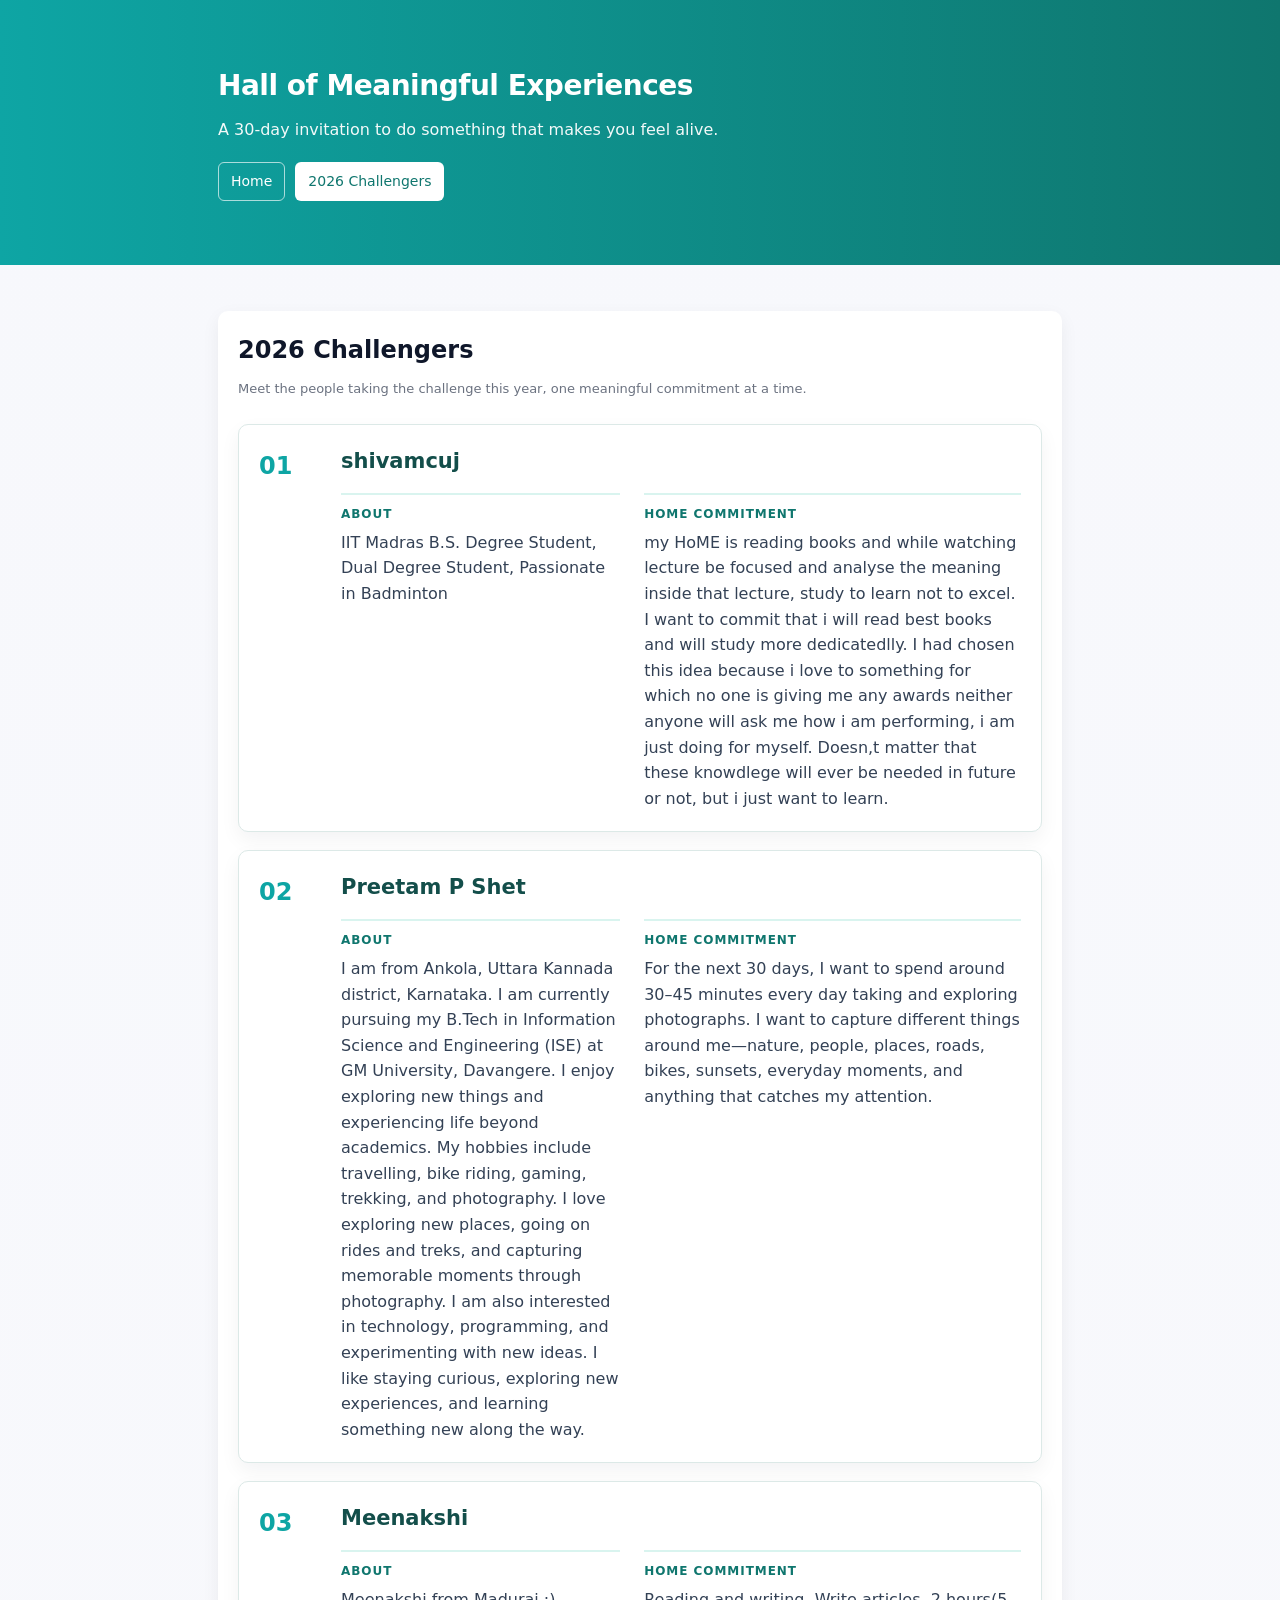
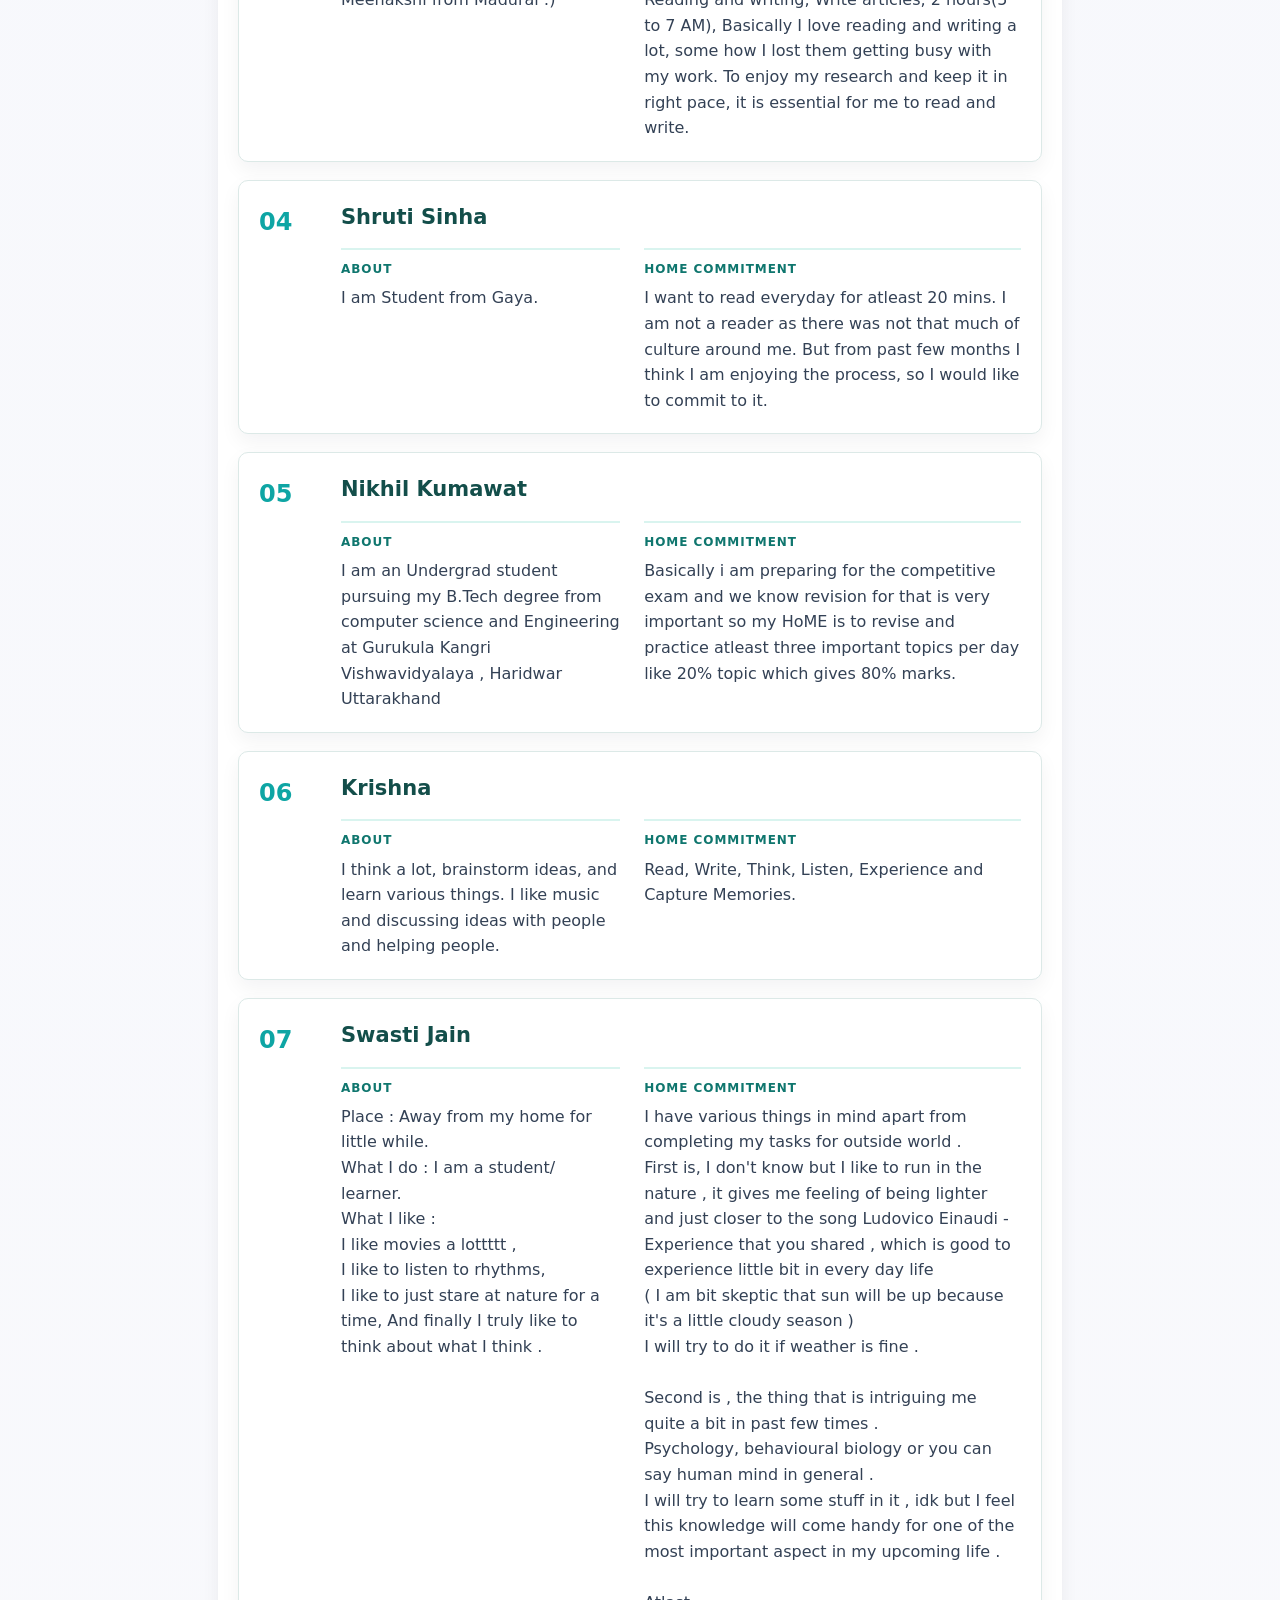
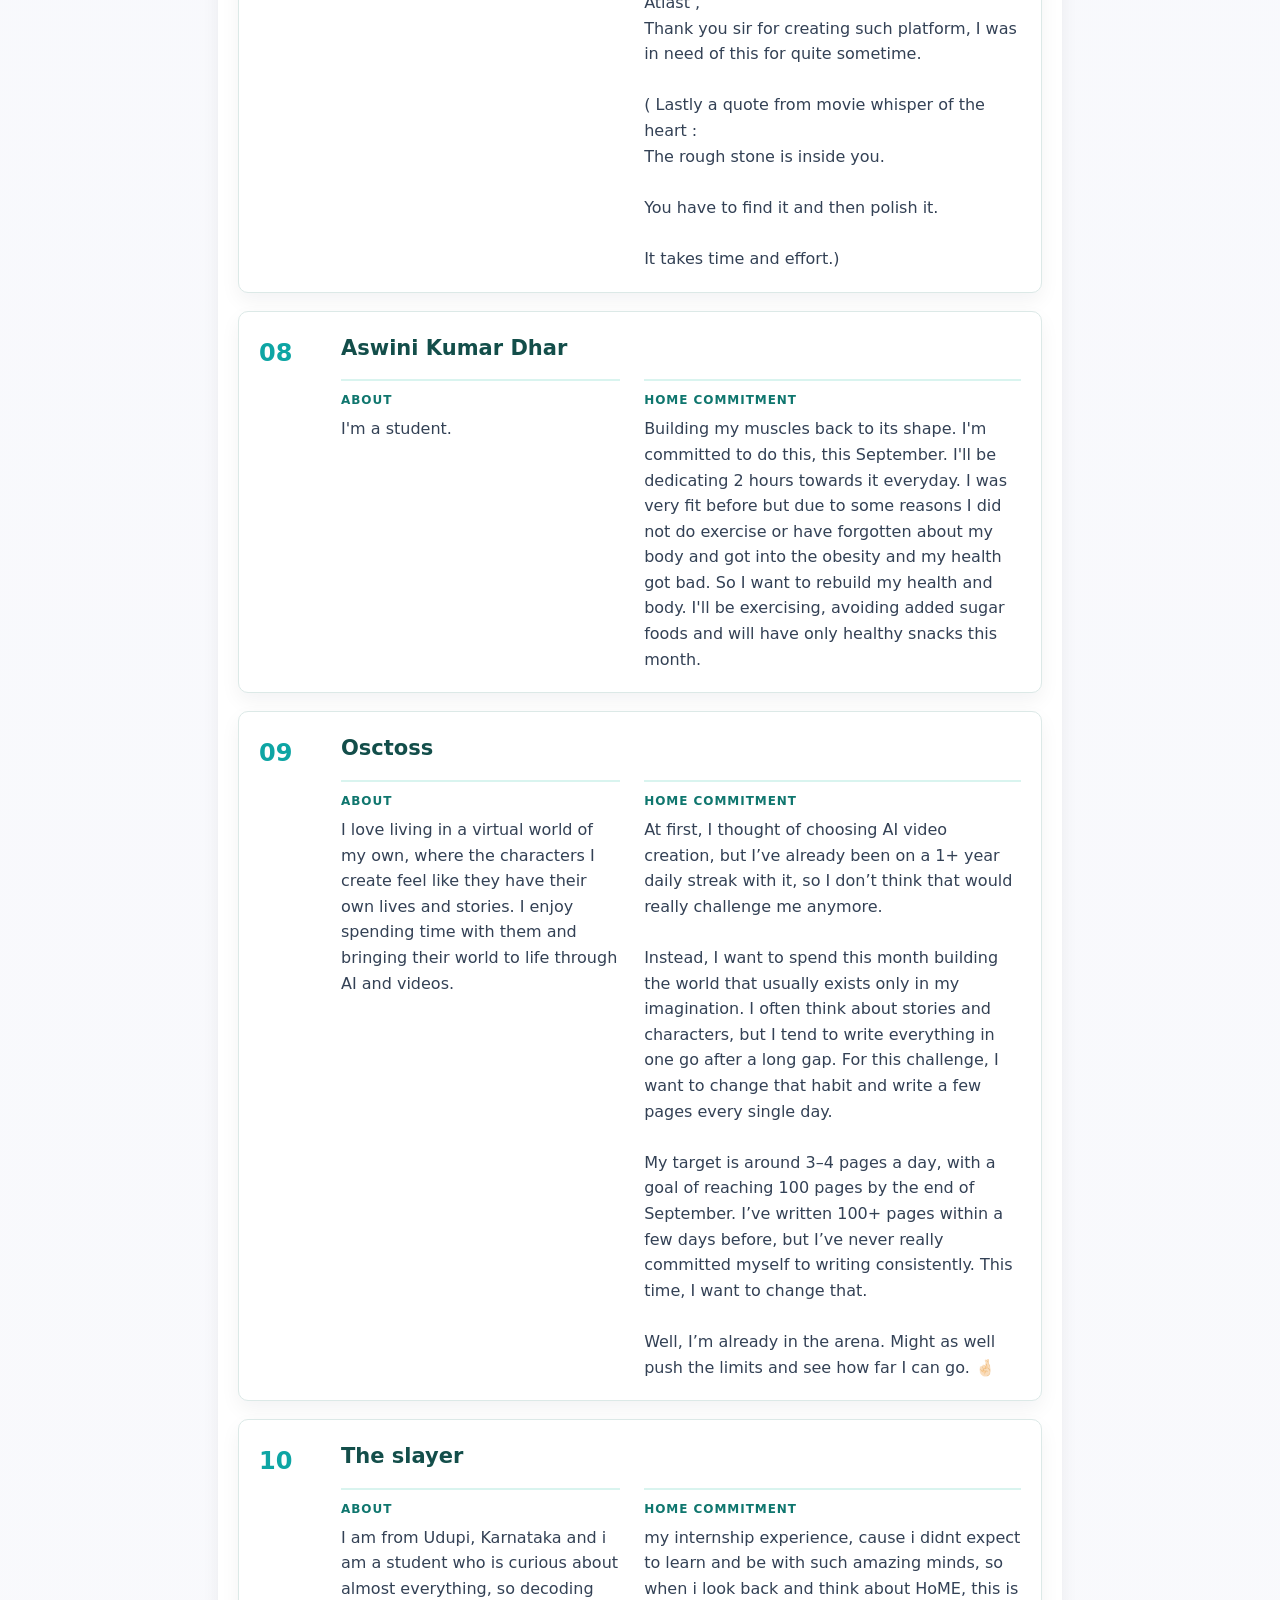
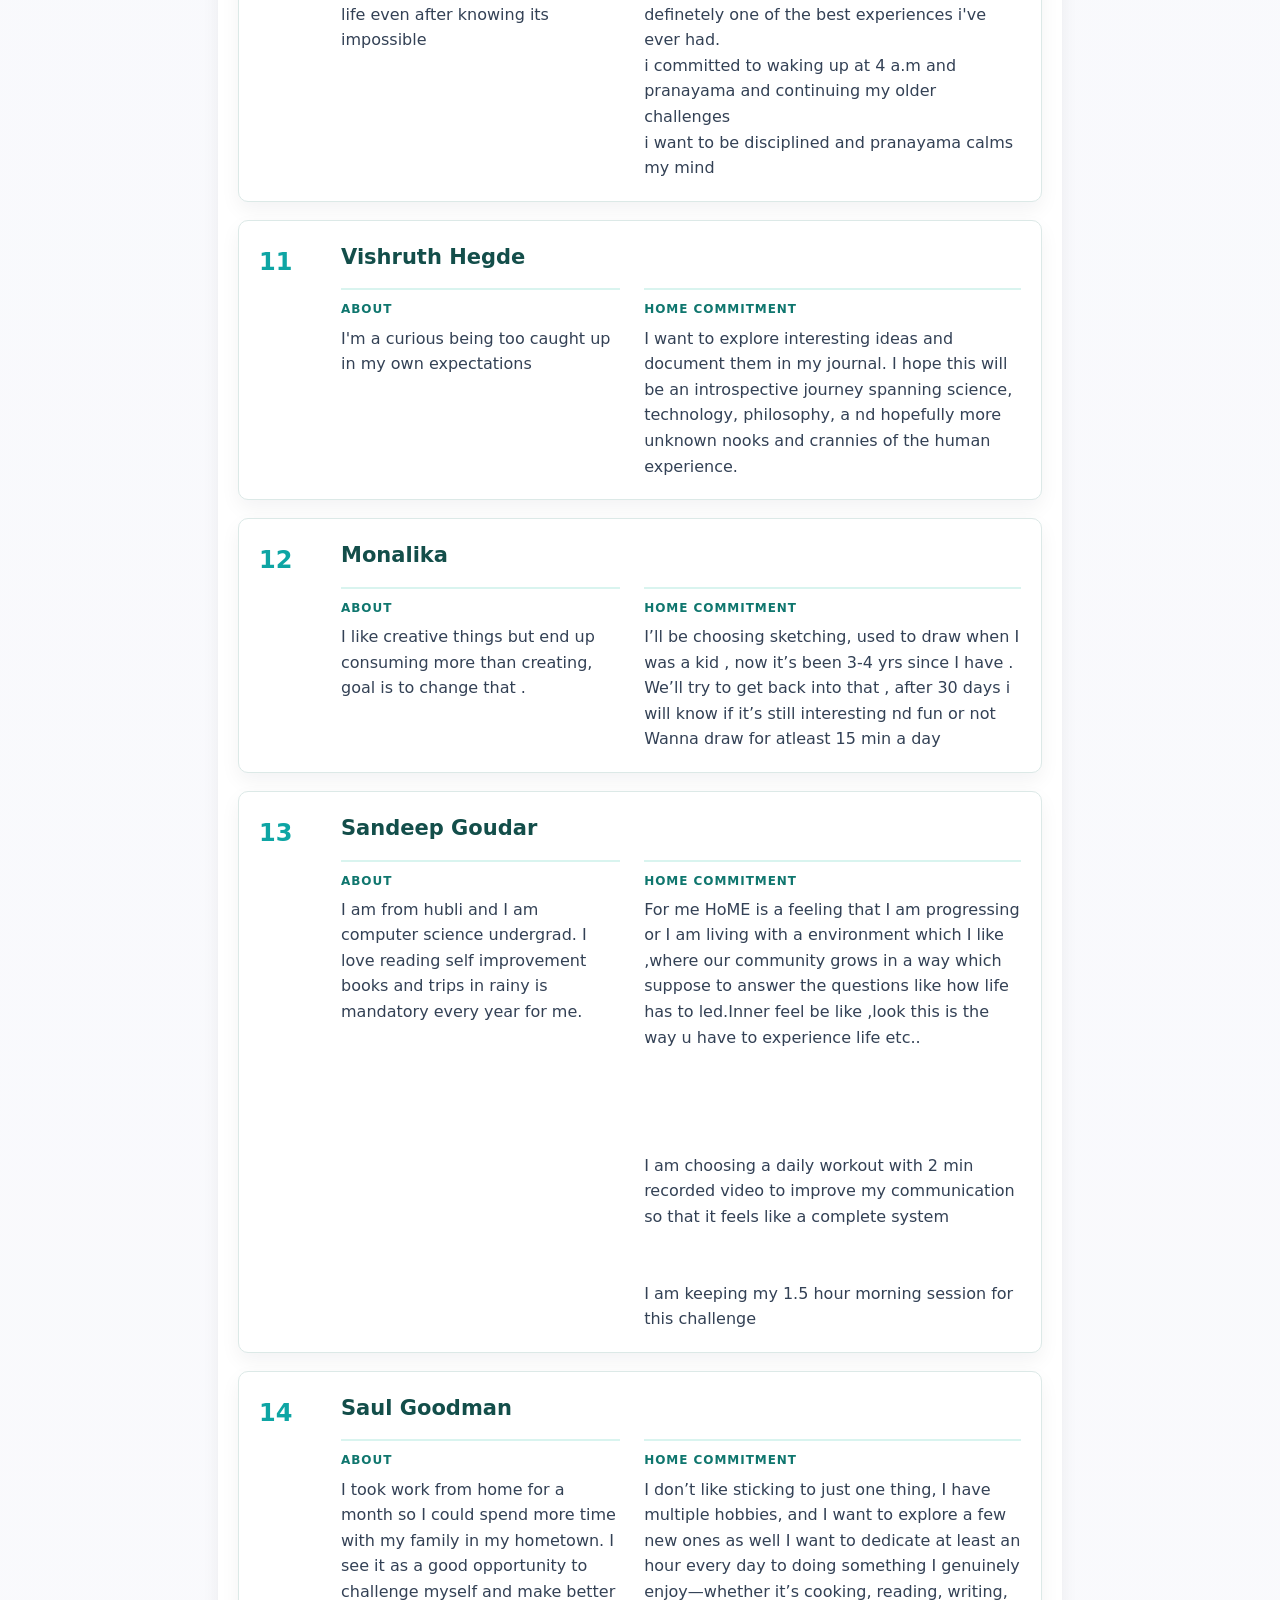
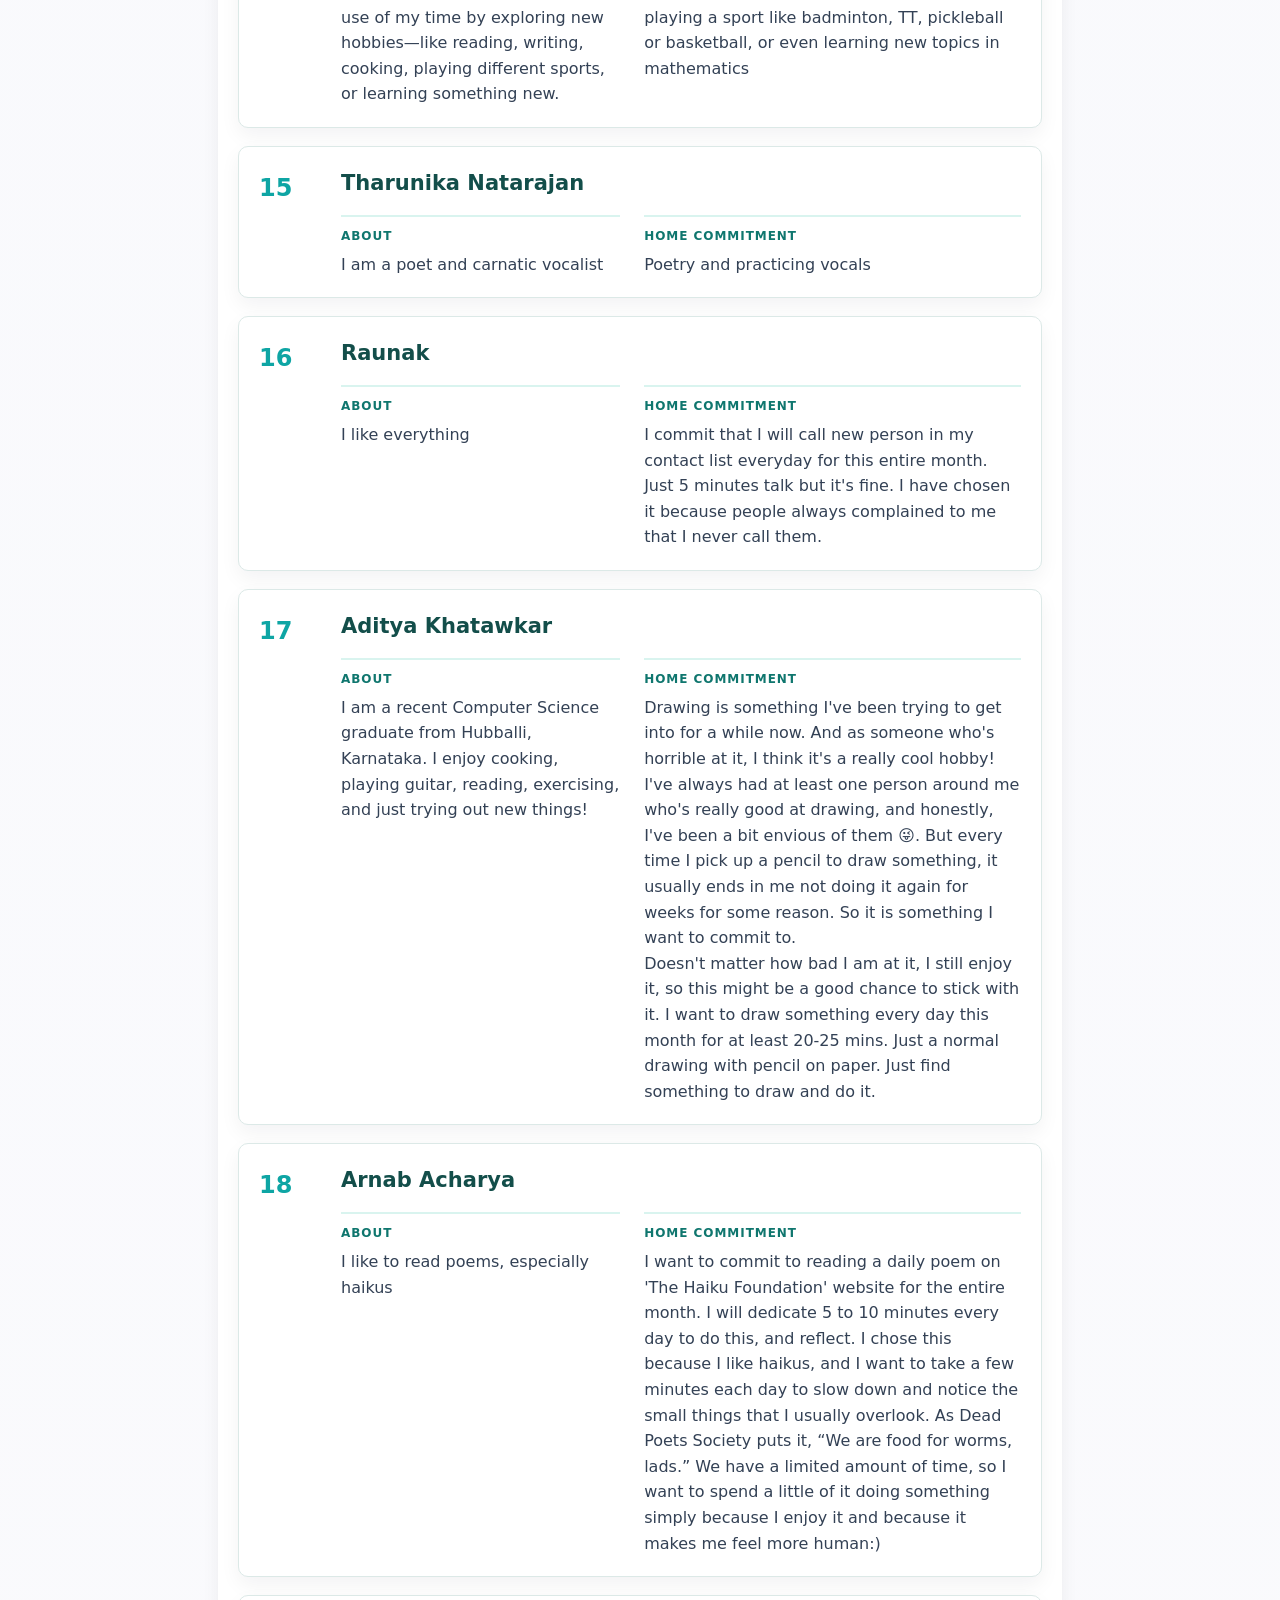
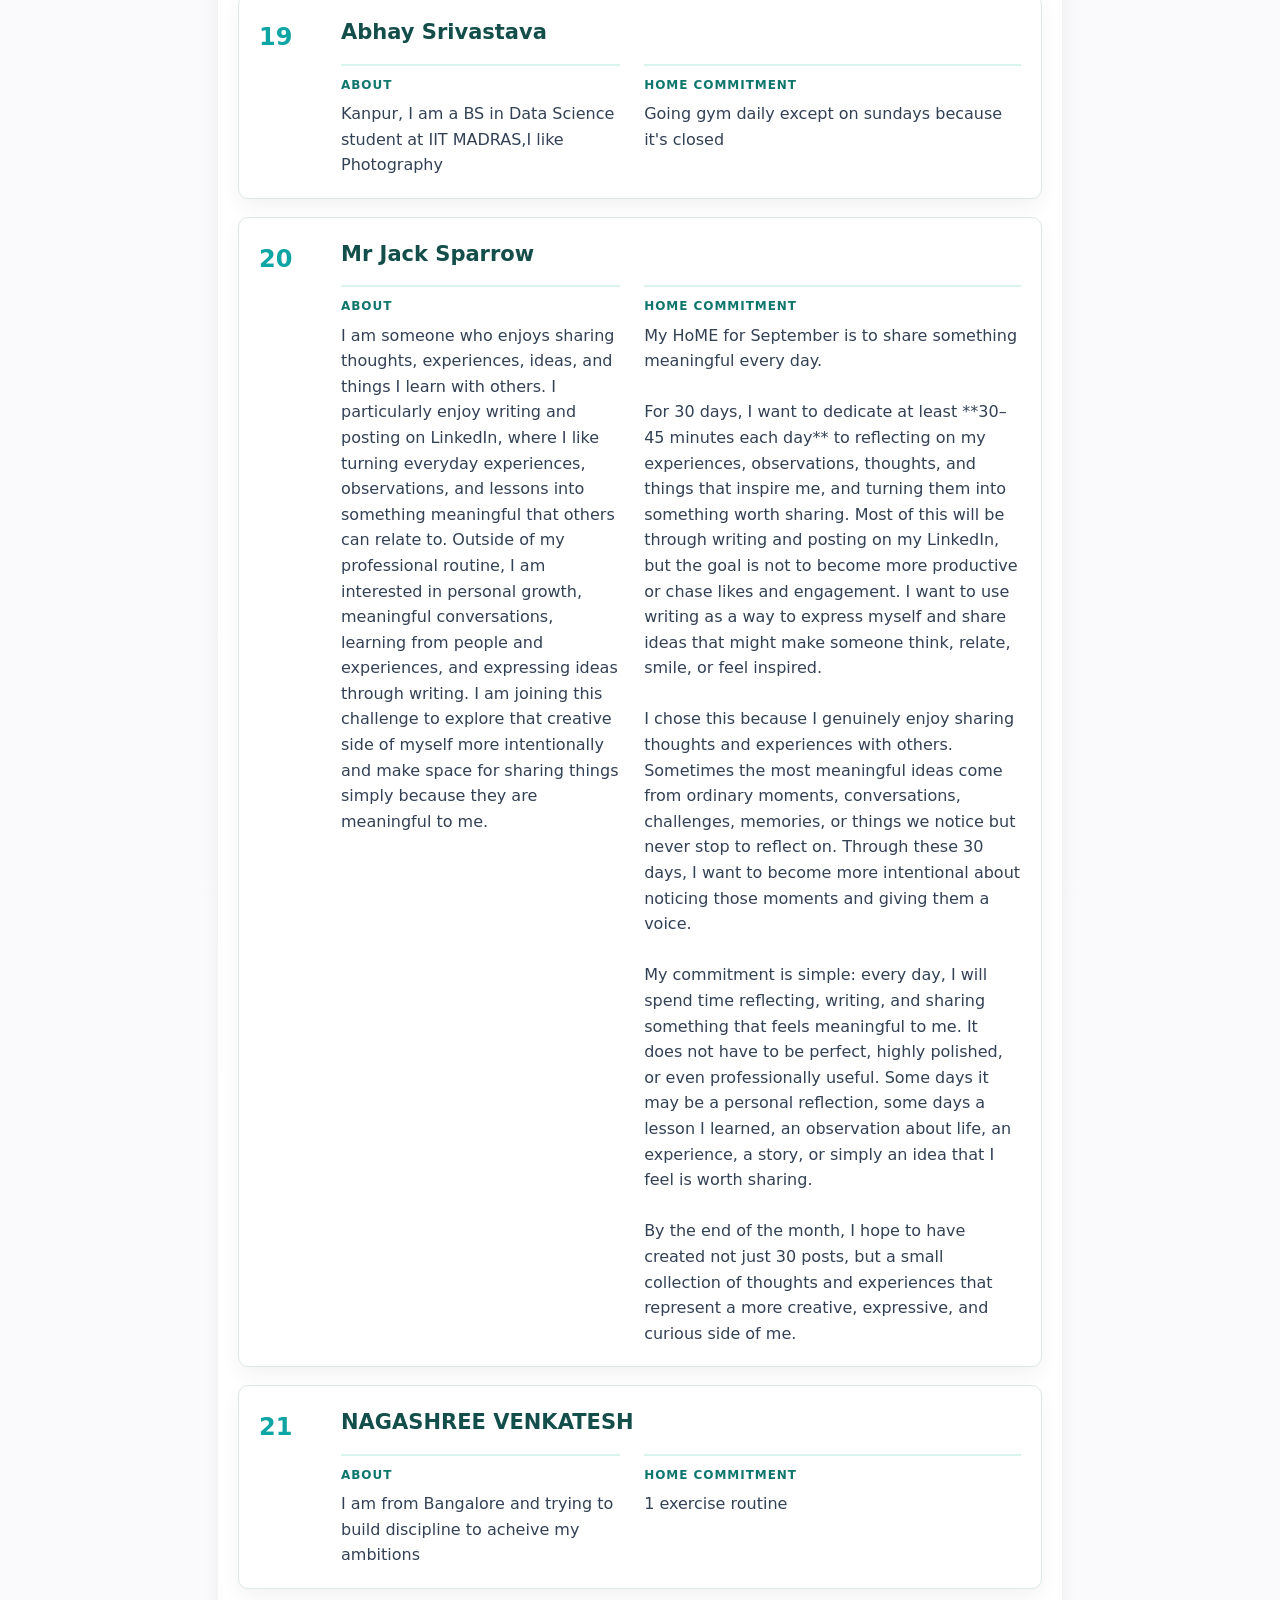
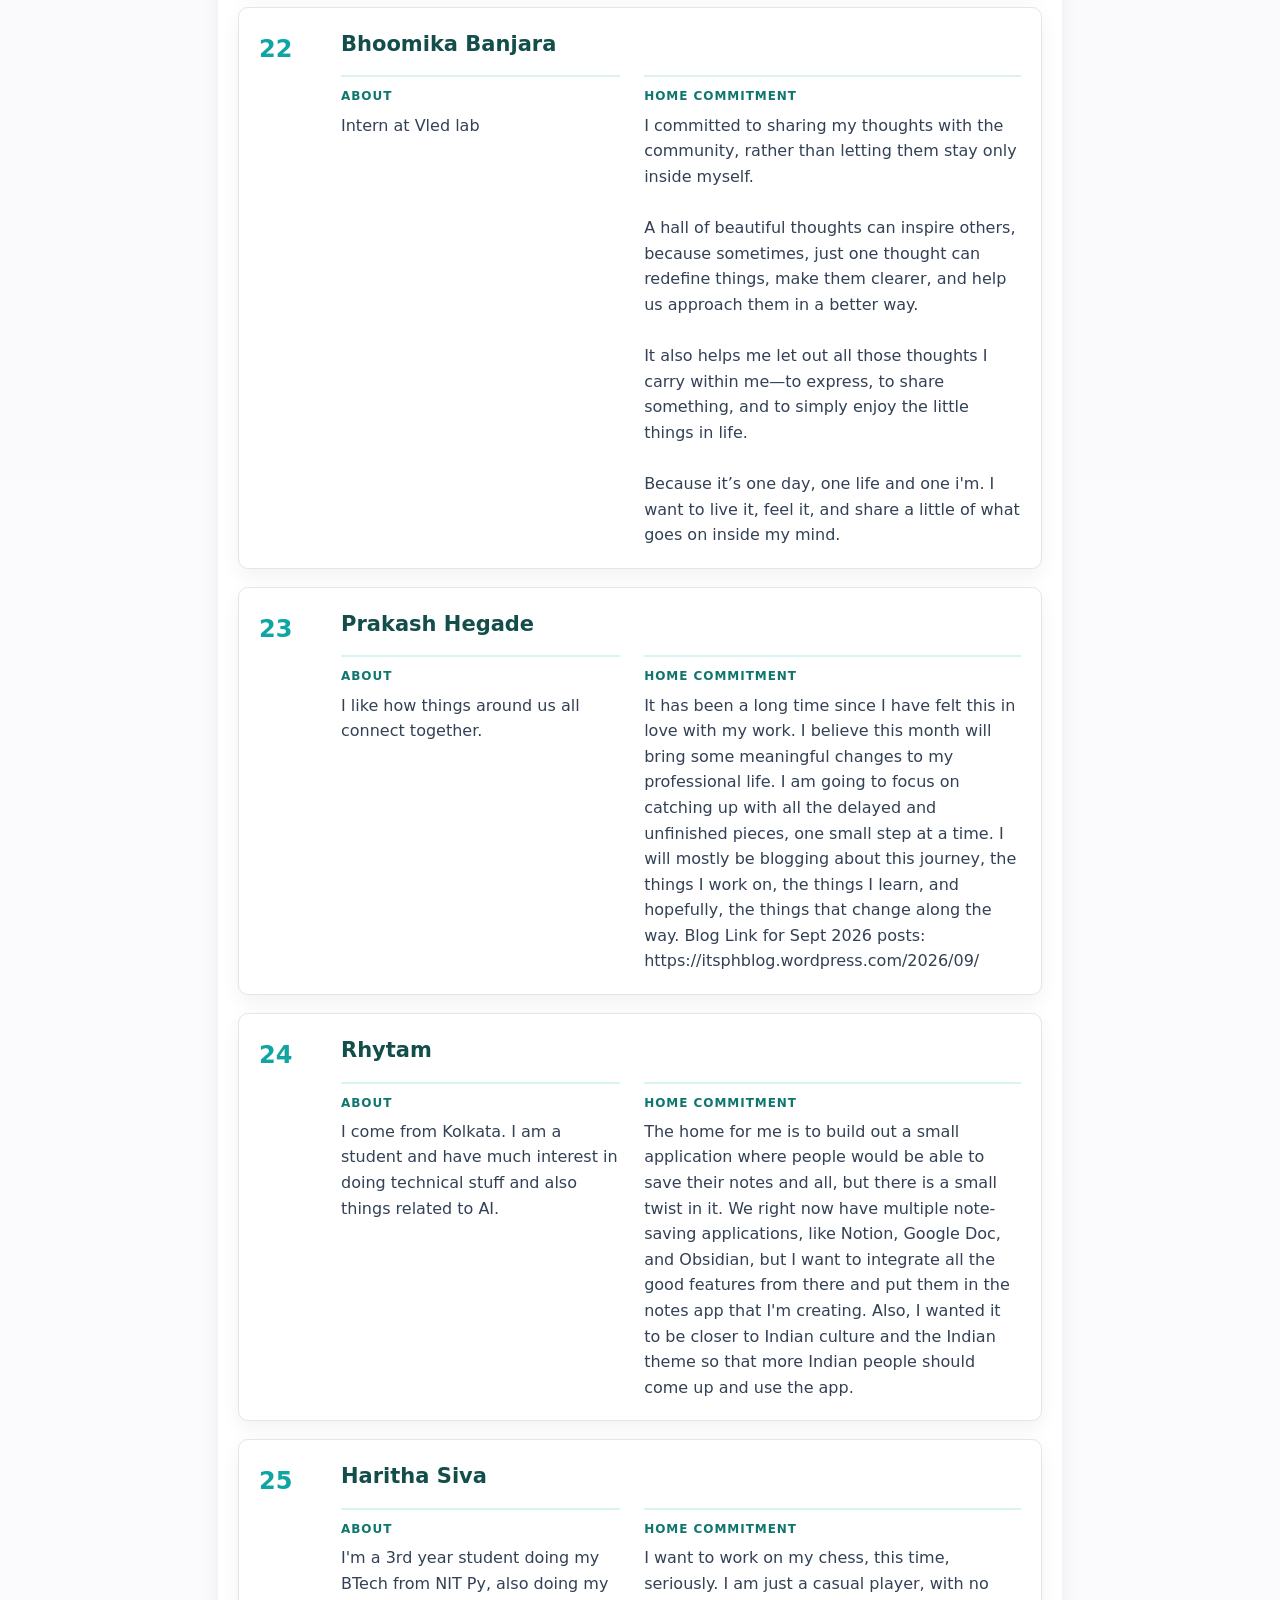
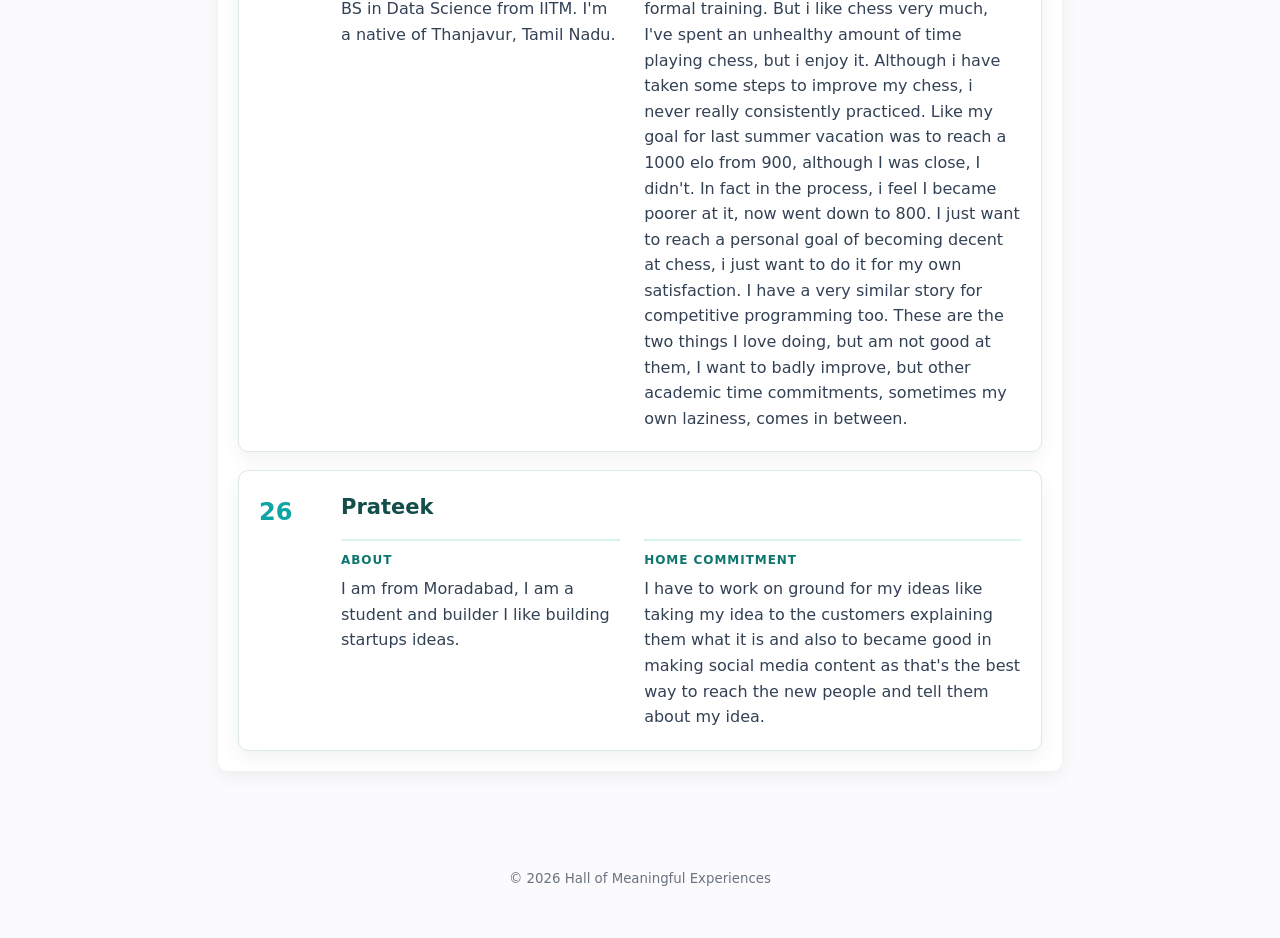
<file: docs/challengers.html>
<!doctype html>
<html lang="en">
<head>
  <meta charset="utf-8" />
  <meta name="viewport" content="width=device-width,initial-scale=1" />
  <title>2026 Challengers | Hall of Meaningful Experiences</title>
  <meta name="description" content="Meet the 2026 challengers taking part in the Hall of Meaningful Experiences." />
  <link rel="stylesheet" href="styles.css">
  <script async src="https://www.googletagmanager.com/gtag/js?id=G-R1HQGDVSEH"></script>
  <script>
    window.dataLayer = window.dataLayer || [];
    function gtag(){dataLayer.push(arguments);}
    gtag('js', new Date());
    gtag('config', 'G-R1HQGDVSEH');

    document.addEventListener('DOMContentLoaded', function () {
      const downloadablePatterns = ['.pdf', '.zip', '.csv', '.doc', '.docx', '.ppt', '.pptx', '.xls', '.xlsx', '.txt', '.mp3', '.mp4', '.json', '.tar', '.gz'];

      document.querySelectorAll('a[href]').forEach(function (link) {
        const href = link.getAttribute('href') || '';
        const isDownloadLink = link.hasAttribute('download') || downloadablePatterns.some(function (ext) {
          return href.toLowerCase().includes(ext);
        });

        if (!isDownloadLink) return;

        link.addEventListener('click', function () {
          const fileName = link.getAttribute('download') || href.split('/').pop() || 'download';
          gtag('event', 'file_download', {
            file_name: fileName,
            file_url: href
          });
        });
      });
    });
  </script>
</head>
<body>
  <header class="site-header">
    <div class="container">
      <h1>Hall of Meaningful Experiences</h1>
      <p class="tagline">A 30-day invitation to do something that makes you feel alive.</p>
      <nav class="site-nav" aria-label="Main menu">
        <a href="index.html">Home</a>
        <a href="challengers.html" aria-current="page">2026 Challengers</a>
      </nav>
    </div>
  </header>

  <main class="container">
    <section class="challengers page-heading" aria-labelledby="challengers-heading">
      <h2 id="challengers-heading">2026 Challengers</h2>
      <p class="muted">Meet the people taking the challenge this year, one meaningful commitment at a time.</p>
      <div id="challenger-list" class="challenger-list" aria-live="polite"></div>
    </section>
  </main>

  <script id="challenger-data" type="application/json">
    [
    {
        "name":  "shivamcuj",
        "about":  "IIT Madras B.S. Degree Student, Dual Degree Student, Passionate in Badminton",
        "home":  "my HoME is reading books and while watching lecture be focused and analyse the meaning inside that lecture, study to learn not to excel. I want to commit that i will read best books and will study more dedicatedlly. I had chosen this idea because i love to something for which no one is giving me any awards neither anyone will ask me how i am performing, i am just doing for myself. Doesn,t matter that these knowdlege will ever be needed in future or not, but i just want to learn."
    },
    {
        "name":  "Preetam P Shet",
        "about":  "I am from Ankola, Uttara Kannada district, Karnataka. I am currently pursuing my B.Tech in Information Science and Engineering (ISE) at GM University, Davangere. I enjoy exploring new things and experiencing life beyond academics. My hobbies include travelling, bike riding, gaming, trekking, and photography. I love exploring new places, going on rides and treks, and capturing memorable moments through photography. I am also interested in technology, programming, and experimenting with new ideas. I like staying curious, exploring new experiences, and learning something new along the way.",
        "home":  "For the next 30 days, I want to spend around 30–45 minutes every day taking and exploring photographs. I want to capture different things around me—nature, people, places, roads, bikes, sunsets, everyday moments, and anything that catches my attention."
    },
    {
        "name":  "Meenakshi",
        "about":  "Meenakshi from Madurai :)",
        "home":  "Reading and writing, Write articles, 2 hours(5 to 7 AM), Basically I love reading and writing a lot, some how I lost them getting busy with my work. To enjoy my research and keep it in right pace, it is essential for me to read and write."
    },
    {
        "name":  "Shruti Sinha",
        "about":  "I am Student from Gaya.",
        "home":  "I want to read everyday for atleast 20 mins. I am not a reader as there was not that much of culture around me. But from past few months I think I am enjoying the process, so I would like to commit to it."
    },
    {
        "name":  "Nikhil Kumawat",
        "about":  "I am an Undergrad student pursuing my B.Tech degree from computer science and Engineering at Gurukula Kangri Vishwavidyalaya , Haridwar Uttarakhand",
        "home":  "Basically i am preparing for the competitive exam and we know revision for that is very important so my HoME is to revise and practice atleast three important topics per day like 20% topic which gives 80% marks."
    },
    {
        "name":  "Krishna",
        "about":  "I think a lot, brainstorm ideas, and learn various things. I like music and discussing ideas with people and helping people.",
        "home":  "Read, Write, Think, Listen, Experience and Capture Memories."
    },
    {
        "name":  "Swasti Jain",
        "about":  "Place : Away from my home for little while.\nWhat I do : I am a student/ learner.\nWhat I like :\nI like movies a lottttt , \nI like to listen to rhythms,\nI like to just stare at nature for a time, And finally I truly like to think about what I think .",
        "home":  "I have various things in mind apart from completing my tasks for outside world .\nFirst is, I don\u0027t know but I like to run in the nature , it gives me feeling of being lighter and just closer to  the song Ludovico Einaudi - Experience that you shared , which is good to experience little bit in every day life\n( I am bit skeptic that sun will be up because it\u0027s a little cloudy season ) \nI will try to do it if weather is fine .\n\nSecond is , the thing that is intriguing me quite a bit in past few times .\nPsychology, behavioural biology or you can say human mind in general .\nI will try to learn some stuff in it , idk but I feel this knowledge will come handy for one of the most important aspect in my upcoming life .\n\nAtlast ,\nThank you sir for creating such platform, I was in need of this for quite sometime.\n\n( Lastly a quote from movie whisper of the heart : \nThe rough stone is inside you.\n\nYou have to find it and then polish it.\n\nIt takes time and effort.)"
    },
    {
        "name":  "Aswini Kumar Dhar",
        "about":  "I\u0027m a student.",
        "home":  "Building my muscles back to its shape. I\u0027m committed to do this, this September. I\u0027ll be dedicating 2 hours towards it everyday. I was very fit before but due to some reasons I did not do exercise or have forgotten about my body and got into the obesity and my health got bad. So I want to rebuild my health and body. I\u0027ll be exercising, avoiding added sugar foods and will have only healthy snacks this month."
    },
    {
        "name":  "Osctoss",
        "about":  "I love living in a virtual world of my own, where the characters I create feel like they have their own lives and stories. I enjoy spending time with them and bringing their world to life through AI and videos.",
        "home":  "At first, I thought of choosing AI video creation, but I’ve already been on a 1+ year daily streak with it, so I don’t think that would really challenge me anymore.\n\nInstead, I want to spend this month building the world that usually exists only in my imagination. I often think about stories and characters, but I tend to write everything in one go after a long gap. For this challenge, I want to change that habit and write a few pages every single day.\n\nMy target is around 3–4 pages a day, with a goal of reaching 100 pages by the end of September. I’ve written 100+ pages within a few days before, but I’ve never really committed myself to writing consistently. This time, I want to change that.\n\nWell, I’m already in the arena. Might as well push the limits and see how far I can go. 🤞🏻"
    },
    {
        "name":  "The slayer",
        "about":  "I am from Udupi, Karnataka and i am a student who is curious about almost everything, so decoding life even after knowing its impossible",
        "home":  "my internship experience, cause i didnt expect to learn and be with such amazing minds, so when i look back and think about HoME, this is definetely one of the best experiences i\u0027ve ever had.\ni committed to waking up at 4 a.m and pranayama and continuing my older challenges\ni want to be disciplined and pranayama calms my mind"
    },
    {
        "name":  "Vishruth Hegde",
        "about":  "I\u0027m a curious being too caught up in my own expectations",
        "home":  "I want to explore interesting ideas and document them in my journal. I hope this will be an introspective journey spanning science, technology, philosophy, a nd hopefully more unknown nooks and crannies of the human experience."
    },
    {
        "name":  "Monalika",
        "about":  "I like creative things but end up consuming more than creating, goal is to change that .",
        "home":  "I’ll be choosing sketching, used to draw when I was a kid , now it’s been 3-4 yrs since I have . We’ll try to get back into that , after 30 days i will know if it’s still interesting nd fun or not \nWanna draw for atleast 15 min a day"
    },
    {
        "name":  "Sandeep Goudar",
        "about":  "I am from hubli and I am computer science undergrad. I love reading self improvement books and trips in rainy is mandatory every year for me.",
        "home":  "For me HoME is a feeling that I am progressing or I am living with a environment which I like ,where our community grows in a way which suppose to answer the questions like how life has to led.Inner feel be like  ,look this is the way u have to experience life etc..\n\n\n\n\nI am choosing a daily workout with 2 min recorded video to improve my communication so that it feels like a complete system\n\n\nI am keeping my 1.5 hour morning session for this challenge"
    },
    {
        "name":  "Saul Goodman",
        "about":  "I took work from home for a month so I could spend more time with my family in my hometown. I see it as a good opportunity to challenge myself and make better use of my time by exploring new hobbies—like reading, writing, cooking, playing different sports, or learning something new.",
        "home":  "I don’t like sticking to just one thing, I have multiple hobbies, and I want to explore a few new ones as well I want to dedicate at least an hour every day to doing something I genuinely enjoy—whether it’s cooking, reading, writing, playing a sport like badminton, TT, pickleball or basketball, or even learning new topics in mathematics"
    },
    {
        "name":  "Tharunika Natarajan",
        "about":  "I am a poet and carnatic vocalist",
        "home":  "Poetry and practicing vocals"
    },
    {
        "name":  "Raunak",
        "about":  "I like everything",
        "home":  "I commit that I will call new person in my contact list everyday for this entire month. Just 5 minutes talk but it\u0027s fine. I have chosen it because people always complained to me that I never call them."
    },
    {
        "name":  "Aditya Khatawkar",
        "about":  "I am a recent Computer Science graduate from Hubballi, Karnataka. I enjoy cooking, playing guitar, reading, exercising, and just trying out new things!",
        "home":  "Drawing is something I\u0027ve been trying to get into for a while now. And as someone who\u0027s horrible at it, I think it\u0027s a really cool hobby! I\u0027ve always had at least one person around me who\u0027s really good at drawing, and honestly, I\u0027ve been a bit envious of them 😜. But every time I pick up a pencil to draw something, it usually ends in me not doing it again for weeks for some reason. So it is something I want to commit to. \nDoesn\u0027t matter how bad I am at it, I still enjoy it, so this might be a good chance to stick with it. I want to draw something every day this month for at least 20-25 mins. Just a normal drawing with pencil on paper. Just find something to draw and do it."
    },
    {
        "name":  "Arnab Acharya",
        "about":  "I like to read poems, especially haikus",
        "home":  "I want to commit to reading a daily poem on \u0027The Haiku Foundation\u0027 website for the entire month. I will dedicate 5 to 10 minutes every day to do this, and reflect. I chose this because I like haikus, and I want to take a few minutes each day to slow down and notice the small things that I usually overlook. As Dead Poets Society puts it, “We are food for worms, lads.” We have a limited amount of time, so I want to spend a little of it doing something simply because I enjoy it and because it makes me feel more human:)"
    },
    {
        "name":  "Abhay Srivastava",
        "about":  "Kanpur, I am a BS in Data Science student at IIT MADRAS,I like Photography",
        "home":  "Going gym daily except on sundays because it\u0027s closed"
    },
    {
        "name":  "Mr Jack Sparrow",
        "about":  "I am someone who enjoys sharing thoughts, experiences, ideas, and things I learn with others. I particularly enjoy writing and posting on LinkedIn, where I like turning everyday experiences, observations, and lessons into something meaningful that others can relate to. Outside of my professional routine, I am interested in personal growth, meaningful conversations, learning from people and experiences, and expressing ideas through writing. I am joining this challenge to explore that creative side of myself more intentionally and make space for sharing things simply because they are meaningful to me.",
        "home":  "My HoME for September is to share something meaningful every day.\n\nFor 30 days, I want to dedicate at least **30–45 minutes each day** to reflecting on my experiences, observations, thoughts, and things that inspire me, and turning them into something worth sharing. Most of this will be through writing and posting on my LinkedIn, but the goal is not to become more productive or chase likes and engagement. I want to use writing as a way to express myself and share ideas that might make someone think, relate, smile, or feel inspired.\n\nI chose this because I genuinely enjoy sharing thoughts and experiences with others. Sometimes the most meaningful ideas come from ordinary moments, conversations, challenges, memories, or things we notice but never stop to reflect on. Through these 30 days, I want to become more intentional about noticing those moments and giving them a voice.\n\nMy commitment is simple: every day, I will spend time reflecting, writing, and sharing something that feels meaningful to me. It does not have to be perfect, highly polished, or even professionally useful. Some days it may be a personal reflection, some days a lesson I learned, an observation about life, an experience, a story, or simply an idea that I feel is worth sharing.\n\nBy the end of the month, I hope to have created not just 30 posts, but a small collection of thoughts and experiences that represent a more creative, expressive, and curious side of me."
    },
    {
        "name":  "NAGASHREE VENKATESH",
        "about":  "I am from Bangalore and trying to build discipline to acheive my ambitions",
        "home":  "1 exercise routine"
    },
    {
        "name":  "Bhoomika Banjara",
        "about":  "Intern at Vled lab",
        "home":  "I committed to sharing my thoughts with the community, rather than letting them stay only inside myself.\n\nA hall of beautiful thoughts can inspire others, because sometimes, just one thought can redefine things, make them clearer, and help us approach them in a better way.\n\nIt also helps me let out all those thoughts I carry within me—to express, to share something, and to simply enjoy the little things in life.\n\nBecause it’s one day, one life and one i\u0027m. I want to live it, feel it, and share a little of what goes on inside my mind."
    },
    {
        "name":  "Prakash Hegade",
        "about":  "I like how things around us all connect together.",
        "home":  "It has been a long time since I have felt this in love with my work. I believe this month will bring some meaningful changes to my professional life. I am going to focus on catching up with all the delayed and unfinished pieces, one small step at a time. I will mostly be blogging about this journey, the things I work on, the things I learn, and hopefully, the things that change along the way. Blog Link for Sept 2026 posts: https://itsphblog.wordpress.com/2026/09/"
    },
    {
        "name":  "Rhytam",
        "about":  "I come from Kolkata. I am a student and have much interest in doing technical stuff and also things related to AI.",
        "home":  "The home for me is to build out a small application where people would be able to save their notes and all, but there is a small twist in it. We right now have multiple note-saving applications, like Notion, Google Doc, and Obsidian, but I want to integrate all the good features from there and put them in the notes app that I'm creating. Also, I wanted it to be closer to Indian culture and the Indian theme so that more Indian people should come up and use the app."
    },
    {
        "name":  "Haritha Siva",
        "about":  "I'm a 3rd year student doing my BTech from NIT Py, also doing my BS in Data Science from IITM. I'm a native of Thanjavur, Tamil Nadu.",
        "home":  "I want to work on my chess, this time, seriously. I am just a casual player, with no formal training. But i like chess very much, I've spent an unhealthy amount of time playing chess, but i enjoy it. Although i have taken some steps to improve my chess, i never really consistently practiced. Like my goal for last summer vacation was to reach a 1000 elo from 900, although I was close, I didn't. In fact in the process, i feel I became poorer at it, now went down to 800. I just want to reach a personal goal of becoming decent at chess, i just want to do it for my own satisfaction. I have a very similar story for competitive programming too. These are the two things I love doing, but am not good at them, I want to badly improve, but other academic time commitments, sometimes my own laziness, comes in between."
    },
    {
        "name":  "Prateek",
        "about":  "I am from Moradabad, I am a student and builder I like building startups ideas.",
        "home":  "I have to work on ground for my ideas like taking my idea to the customers explaining them what it is and also to became good in making social media content as that's the best way to reach the new people and tell them about my idea."
    }
]

  </script>
  <script>
    const challengers = JSON.parse(document.getElementById("challenger-data").textContent);
    const challengerList = document.getElementById("challenger-list");
    challengerList.replaceChildren(...challengers.map((challenger, index) => {
      const profile = document.createElement("article");
      profile.className = "challenger-profile";
      profile.innerHTML = `<div class="profile-number">${String(index + 1).padStart(2, "0")}</div><div class="profile-content"><h3>${challenger.name}</h3><div class="profile-columns"><section><h4>About</h4><p></p></section><section><h4>HoME commitment</h4><p></p></section></div></div>`;
      profile.querySelector("section:first-child p").textContent = challenger.about;
      profile.querySelector("section:last-child p").textContent = challenger.home;
      return profile;
    }));
  </script>

  <footer class="site-footer">
    <div class="container">
      <small>&copy; 2026 Hall of Meaningful Experiences</small>
    </div>
  </footer>
</body>
</html>
</file>
<file: styles.css>
:root{--bg:#fbfbfd;--card:#ffffff;--muted:#6b7280;--accent:#0ea5a4;--accent-2:#0f766e}
*{box-sizing:border-box}
body{font-family:Inter,system-ui,-apple-system,Segoe UI,Roboto,"Helvetica Neue",Arial;line-height:1.6;margin:0;background:linear-gradient(180deg,#f7f8fc 0%,var(--bg) 100%);color:#0f172a}
.container{max-width:900px;margin:0 auto;padding:28px}
.site-header{background:linear-gradient(90deg,var(--accent),var(--accent-2));color:#fff;padding:36px 0}
.site-header h1{margin:0;font-size:28px;letter-spacing:-0.5px}
.tagline{opacity:0.95;margin-top:8px}
.site-nav{display:flex;flex-wrap:wrap;gap:10px;margin-top:20px}
.site-nav a{color:#fff;border:1px solid rgba(255,255,255,0.65);border-radius:6px;padding:7px 12px;text-decoration:none;font-size:14px}
.site-nav a:hover,.site-nav a[aria-current="page"]{background:#fff;color:var(--accent-2)}
.hero{background:rgba(255,255,255,0.6);border-radius:12px;padding:20px;margin:18px 0}
.hero h2{margin:0 0 6px 0}
.lead{color:#374151}
.challengers{background:var(--card);padding:20px;border-radius:10px;box-shadow:0 6px 18px rgba(15,23,42,0.06);margin:18px 0}
.challengers h2{margin:0}
.challenger-list{display:grid;gap:18px;margin-top:24px}
.challenger-profile{display:grid;grid-template-columns:64px 1fr;gap:18px;background:#fff;border:1px solid #dce9e7;border-radius:10px;padding:20px;box-shadow:0 8px 20px rgba(15,23,42,0.05)}
.profile-number{font-size:24px;font-weight:700;color:var(--accent);padding-top:2px}
.profile-content h3{margin:0;font-size:21px;color:#134e4a}
.profile-columns{display:grid;grid-template-columns:1fr 1.35fr;gap:24px;margin-top:14px}
.profile-columns section{border-top:2px solid #d9f4ef;padding-top:10px}
.profile-columns h4{margin:0 0 6px;color:#0f766e;font-size:12px;letter-spacing:0.08em;text-transform:uppercase}
.profile-columns p{margin:0;white-space:pre-line;overflow-wrap:anywhere;color:#334155}
.reflections{background:var(--card);padding:20px;border-radius:10px;box-shadow:0 6px 18px rgba(15,23,42,0.06);margin:18px 0}
.reflections h2{margin:0}
.reflection-grid{display:grid;gap:18px;margin-top:20px}
.reflection-card{background:#fff;border:1px solid #dce9e7;border-radius:10px;padding:20px;box-shadow:0 8px 20px rgba(15,23,42,0.05)}
.reflection-header{display:flex;align-items:center;justify-content:space-between;gap:12px;margin-bottom:8px}
.reflection-header h3{margin:0;font-size:21px;color:#134e4a}
.reflection-card p{margin:0;color:#334155;white-space:pre-line;overflow-wrap:anywhere}
.content{display:block;gap:24px}
article{background:var(--card);padding:20px;border-radius:10px;box-shadow:0 6px 18px rgba(15,23,42,0.06)}
.signup{background:var(--card);padding:18px;border-radius:10px;box-shadow:0 6px 18px rgba(15,23,42,0.05)}
.signup h3{margin-top:0}
label{display:block;margin:12px 0 6px;font-size:14px;color:#111827}
input,textarea{width:100%;padding:10px;border-radius:8px;border:1px solid #e6e9ef}
button{background:var(--accent);color:#fff;border:0;padding:10px 14px;border-radius:8px;margin-top:12px;cursor:pointer}
.muted{color:var(--muted);font-size:13px;margin-top:10px}
.muted strong{font-size:1rem;font-weight:700;color:inherit}
.site-footer{padding:20px 0;text-align:center;color:var(--muted)}

@media (max-width:880px){.content{grid-template-columns:1fr}.profile-columns{grid-template-columns:1fr;gap:16px}.container{padding:16px}}
@media (max-width:520px){.challenger-profile{grid-template-columns:1fr;gap:6px;padding:16px}.profile-number{font-size:18px}}

.form-embed iframe{width:100%;border:0;min-height:640px;border-radius:8px}
</file>
<file: docs/styles.css>
:root{--bg:#fbfbfd;--card:#ffffff;--muted:#6b7280;--accent:#0ea5a4;--accent-2:#0f766e}
*{box-sizing:border-box}
body{font-family:Inter,system-ui,-apple-system,Segoe UI,Roboto,"Helvetica Neue",Arial;line-height:1.6;margin:0;background:linear-gradient(180deg,#f7f8fc 0%,var(--bg) 100%);color:#0f172a}
.container{max-width:900px;margin:0 auto;padding:28px}
.site-header{background:linear-gradient(90deg,var(--accent),var(--accent-2));color:#fff;padding:36px 0}
.site-header h1{margin:0;font-size:28px;letter-spacing:-0.5px}
.tagline{opacity:0.95;margin-top:8px}
.site-nav{display:flex;flex-wrap:wrap;gap:10px;margin-top:20px}
.site-nav a{color:#fff;border:1px solid rgba(255,255,255,0.65);border-radius:6px;padding:7px 12px;text-decoration:none;font-size:14px}
.site-nav a:hover,.site-nav a[aria-current="page"]{background:#fff;color:var(--accent-2)}
.hero{background:rgba(255,255,255,0.6);border-radius:12px;padding:20px;margin:18px 0}
.hero h2{margin:0 0 6px 0}
.lead{color:#374151}
.challengers{background:var(--card);padding:20px;border-radius:10px;box-shadow:0 6px 18px rgba(15,23,42,0.06);margin:18px 0}
.challengers h2{margin:0}
.challenger-list{display:grid;gap:18px;margin-top:24px}
.challenger-profile{display:grid;grid-template-columns:64px 1fr;gap:18px;background:#fff;border:1px solid #dce9e7;border-radius:10px;padding:20px;box-shadow:0 8px 20px rgba(15,23,42,0.05)}
.profile-number{font-size:24px;font-weight:700;color:var(--accent);padding-top:2px}
.profile-content h3{margin:0;font-size:21px;color:#134e4a}
.profile-columns{display:grid;grid-template-columns:1fr 1.35fr;gap:24px;margin-top:14px}
.profile-columns section{border-top:2px solid #d9f4ef;padding-top:10px}
.profile-columns h4{margin:0 0 6px;color:#0f766e;font-size:12px;letter-spacing:0.08em;text-transform:uppercase}
.profile-columns p{margin:0;white-space:pre-line;overflow-wrap:anywhere;color:#334155}
.content{display:block;gap:24px}
article{background:var(--card);padding:20px;border-radius:10px;box-shadow:0 6px 18px rgba(15,23,42,0.06)}
.signup{background:var(--card);padding:18px;border-radius:10px;box-shadow:0 6px 18px rgba(15,23,42,0.05)}
.signup h3{margin-top:0}
label{display:block;margin:12px 0 6px;font-size:14px;color:#111827}
input,textarea{width:100%;padding:10px;border-radius:8px;border:1px solid #e6e9ef}
button{background:var(--accent);color:#fff;border:0;padding:10px 14px;border-radius:8px;margin-top:12px;cursor:pointer}
.muted{color:var(--muted);font-size:13px;margin-top:10px}
.muted strong{font-size:1rem;font-weight:700;color:inherit}
.site-footer{padding:20px 0;text-align:center;color:var(--muted)}

@media (max-width:880px){.content{grid-template-columns:1fr}.profile-columns{grid-template-columns:1fr;gap:16px}.container{padding:16px}}
@media (max-width:520px){.challenger-profile{grid-template-columns:1fr;gap:6px;padding:16px}.profile-number{font-size:18px}}

.form-embed iframe{width:100%;border:0;min-height:640px;border-radius:8px}
</file>
